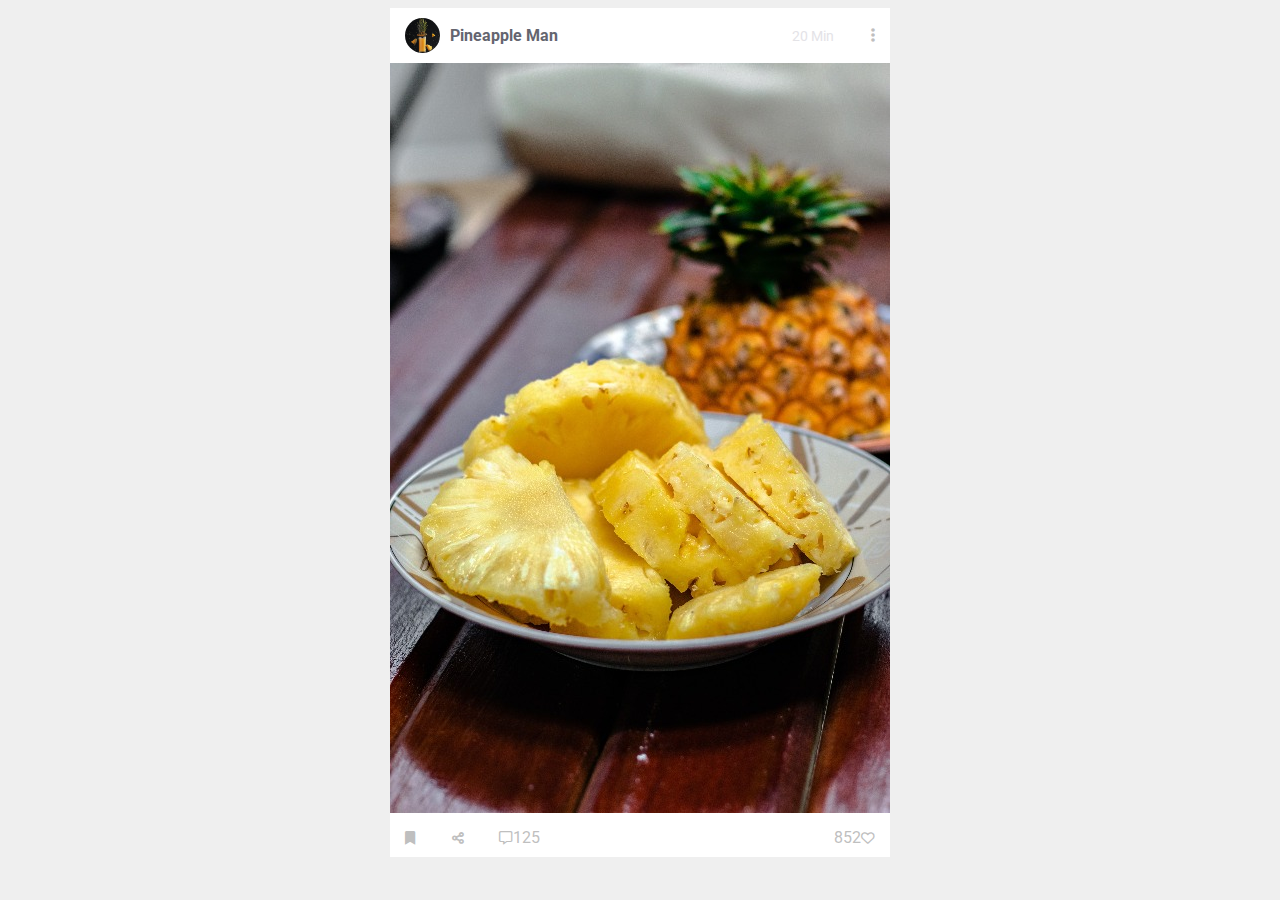
<file: Photo App/index.html>
<!DOCTYPE html>
<html lang="en">
<head>
    <meta charset="UTF-8">
    <meta http-equiv="X-UA-Compatible" content="IE=edge">
    <meta name="viewport" content="width=device-width, initial-scale=1.0">
    <title>Photo App</title>
    <link rel="stylesheet" href="styles/style.css">
    <link rel="stylesheet" href="https://cdnjs.cloudflare.com/ajax/libs/font-awesome/6.0.0/css/all.min.css">
    <link rel="preconnect" href="https://fonts.googleapis.com">
    <link rel="preconnect" href="https://fonts.gstatic.com" crossorigin>
    <link href="https://fonts.googleapis.com/css2?family=Roboto:wght@400;700&display=swap" rel="stylesheet">
</head>
<body>
    <section class="photocard">
        <header>
            <img src="images/pineapple.jpg" alt="Pineapple Man">
            <p class="user">Pineapple Man</p>
            <p class="time">20 Min</p>
            <a class="menu" href="#"><i class="fa-solid fa-ellipsis-vertical"></i></a>
        </header>
        <img src="images/pineapple-slices.jpg" alt="Pineapple man is dead">
        <footer>
            <a href="#"><i class="fa-solid fa-bookmark"></i></a>
            <a href="#"><i class="fa-solid fa-share-nodes"></i></a>
            <a href="#"><i class="fa-regular fa-message"></i>125</a>
            <a class="love" href="#">852<i class="fa-regular fa-heart"></i></a>
        </footer>

    </section>
</body>
</html>
</file>
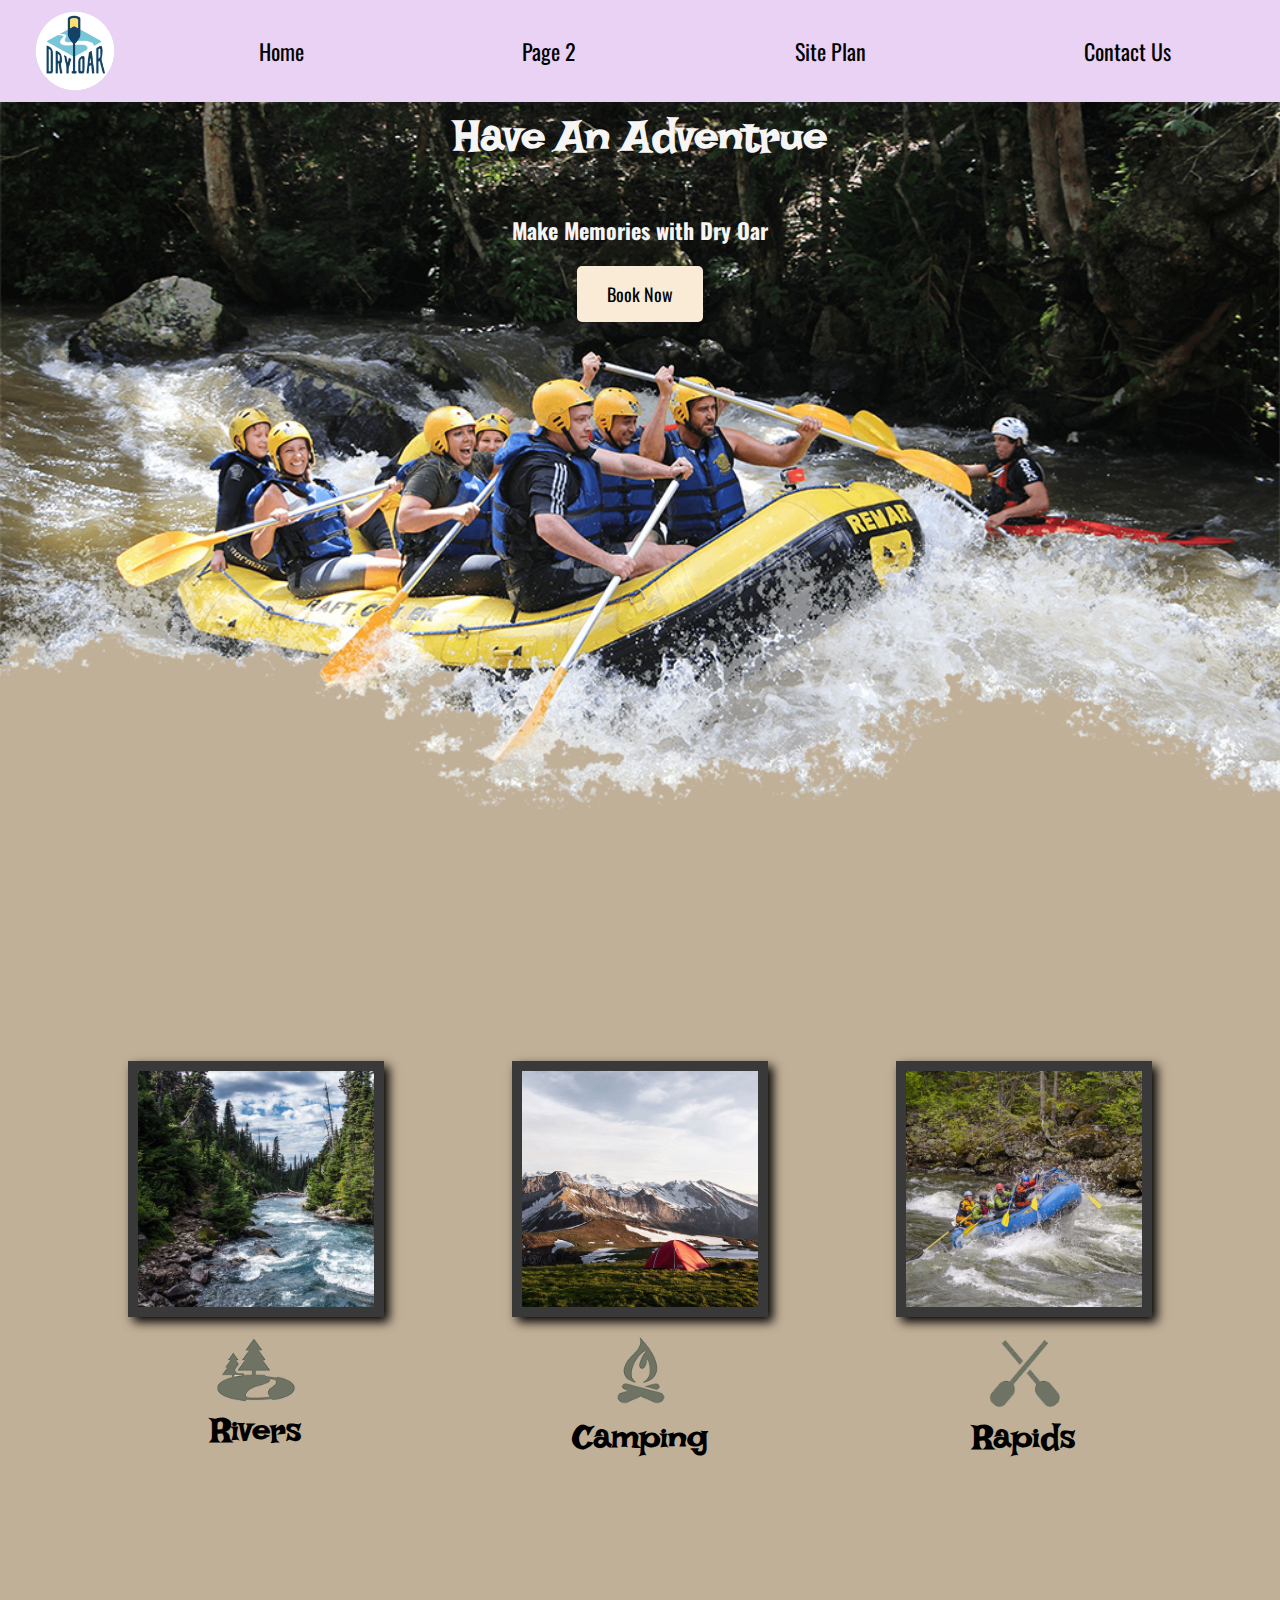
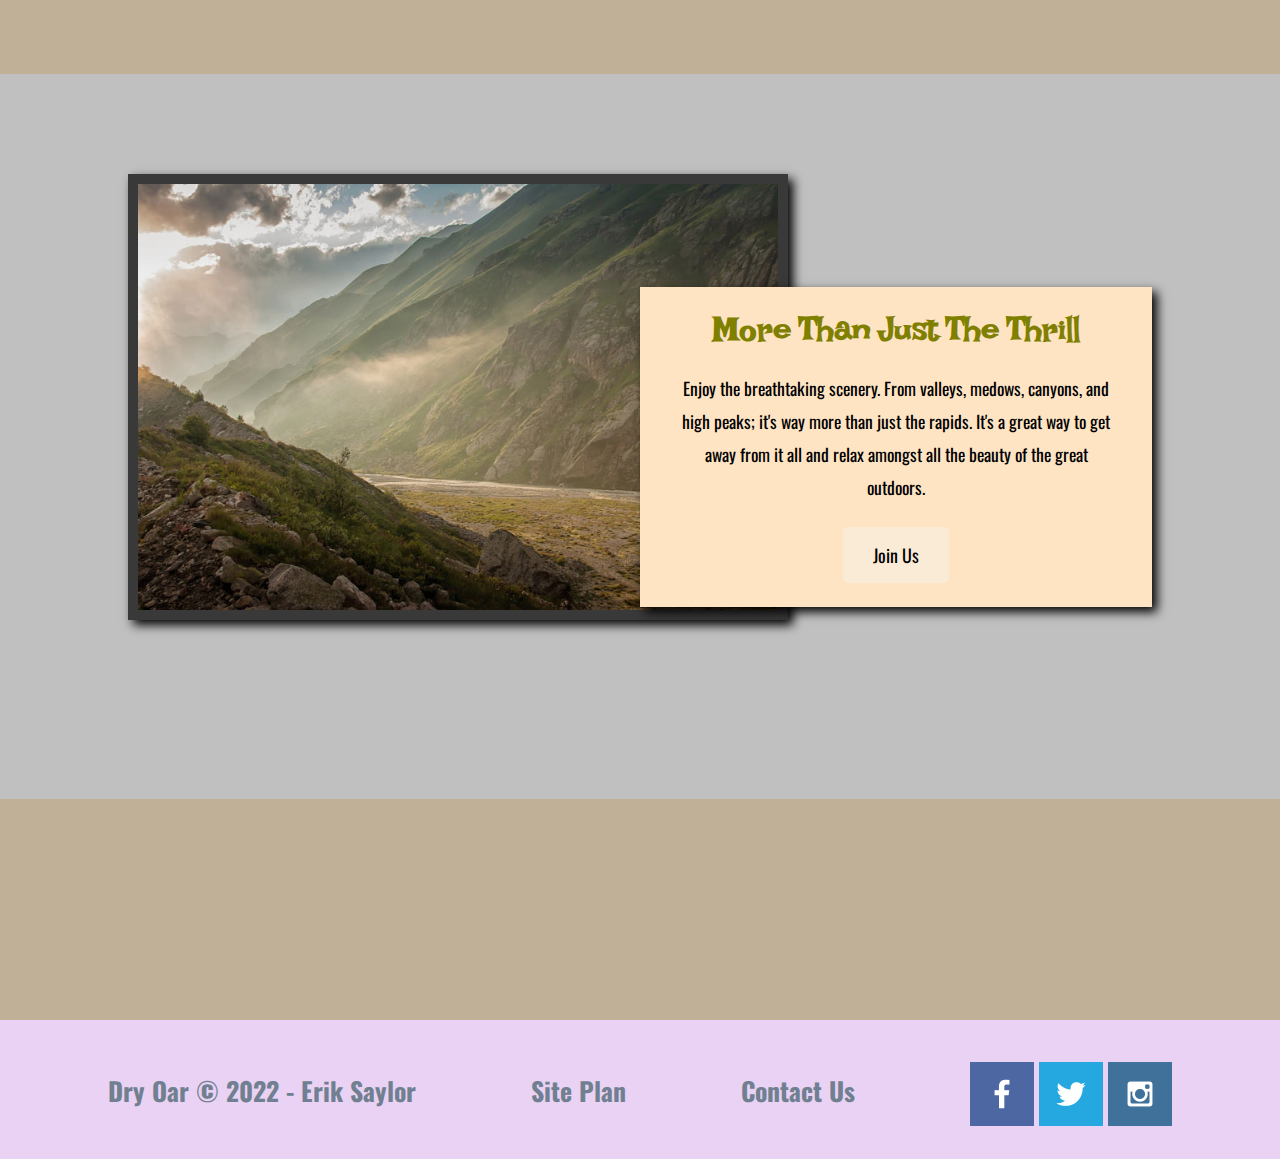
<file: WWR/index.html>
<!DOCTYPE html>
<html lang="en">
<head>
    <meta charset="UTF-8">
    <meta http-equiv="X-UA-Compatible" content="IE=edge">
    <meta name="viewport" content="width=device-width, initial-scale=1.0">
    <title>Home</title>
    <link rel="stylesheet" href="styles/style.css">
</head>
<body>
    <div id="content">
        <header>
            <a id="logo_link" href="index.html">
                <img class="logo" src="images/logo.png" alt="Dry Oar Logo">
            </a>
            <nav>
                <a href="index.html">Home</a>
                <a href="rivers.html">Page 2</a>
                <a href="site-planning-wwr.html">Site Plan</a>
                <a href="contactus.html">Contact Us</a>
            </nav>
        </header>
        <div id="hero">
            <div id="hero-box">
                <img id="hero-img" src="images/hero.png" alt="People enjoying white water rafting">
            </div>
            <section id="hero-msg">
                <h1 class="home-title">Have An Adventrue</h1>
                <h4 class="memories">Make Memories with Dry Oar</h4>
                <div class='button-box'>
                    <a class='book' href="rates.html">Book Now</a>
                </div>
            </section>   
        </div>
        <main class="home-grid">
            <section class="rivers-card">
                <img class="card-img" src="images/rivers.jpg" alt="river in forest">
                <img class="icon" src="images/river_icon.png" alt="river icon">
                <h2 class="titles">Rivers</h2>
            </section>
            <section class="camping-card">
                <img class="card-img" src="images/camping.jpg" alt="tent in mountains">
                <img class="icon" src="images/fire_icon.png" alt="fire icon">
                <h2 class="titles">Camping</h2>
            </section>
            <section class="rapids-card">
                <img class="card-img" src="images/rapids.jpg" alt="rafting boat">
                <img class="icon" src="images/oars.png" alt="oars icon">
                <h2 class="titles">Rapids</h2>
            </section>
            <div id="background"></div>
            <img class="mountains" src="images/mountains.jpg" alt="Misty moutnains">
            <section class="msg">
                <h2>More Than Just The Thrill</h2>
                <p>Enjoy the breathtaking scenery. From valleys, medows, canyons, and high peaks; it's way more than just the rapids. 
                    It's a great way to get away from it all and relax amongst all the beauty of the great outdoors. </p>
                <a class='join' href="rivers.html">Join Us</a>
            </section>
        </main>
        <footer>
            <h3>Dry Oar &copy; 2022 - Erik Saylor</h3>
            <h3><a href="site-planning-wwr.html">Site Plan</a></h3>
            <h3><a href="contactus.html">Contact Us</a></h3>
            <div class="social">
                <a href="https://facebook.com" target="_blank">
                    <img src="images/facebook.png" alt="fb icon">
                </a>
                <a href="https//twitter.com" target="_blank">
                    <img src="images/twitter.png" alt="twitter icon">
                </a>
                <a href="https://instagram.com" target="_blank">
                    <img src="images/instagram.png" alt="instagram icon">
                </a>
            </div>
        </footer>
    </div>
</body>
</html>
</file>
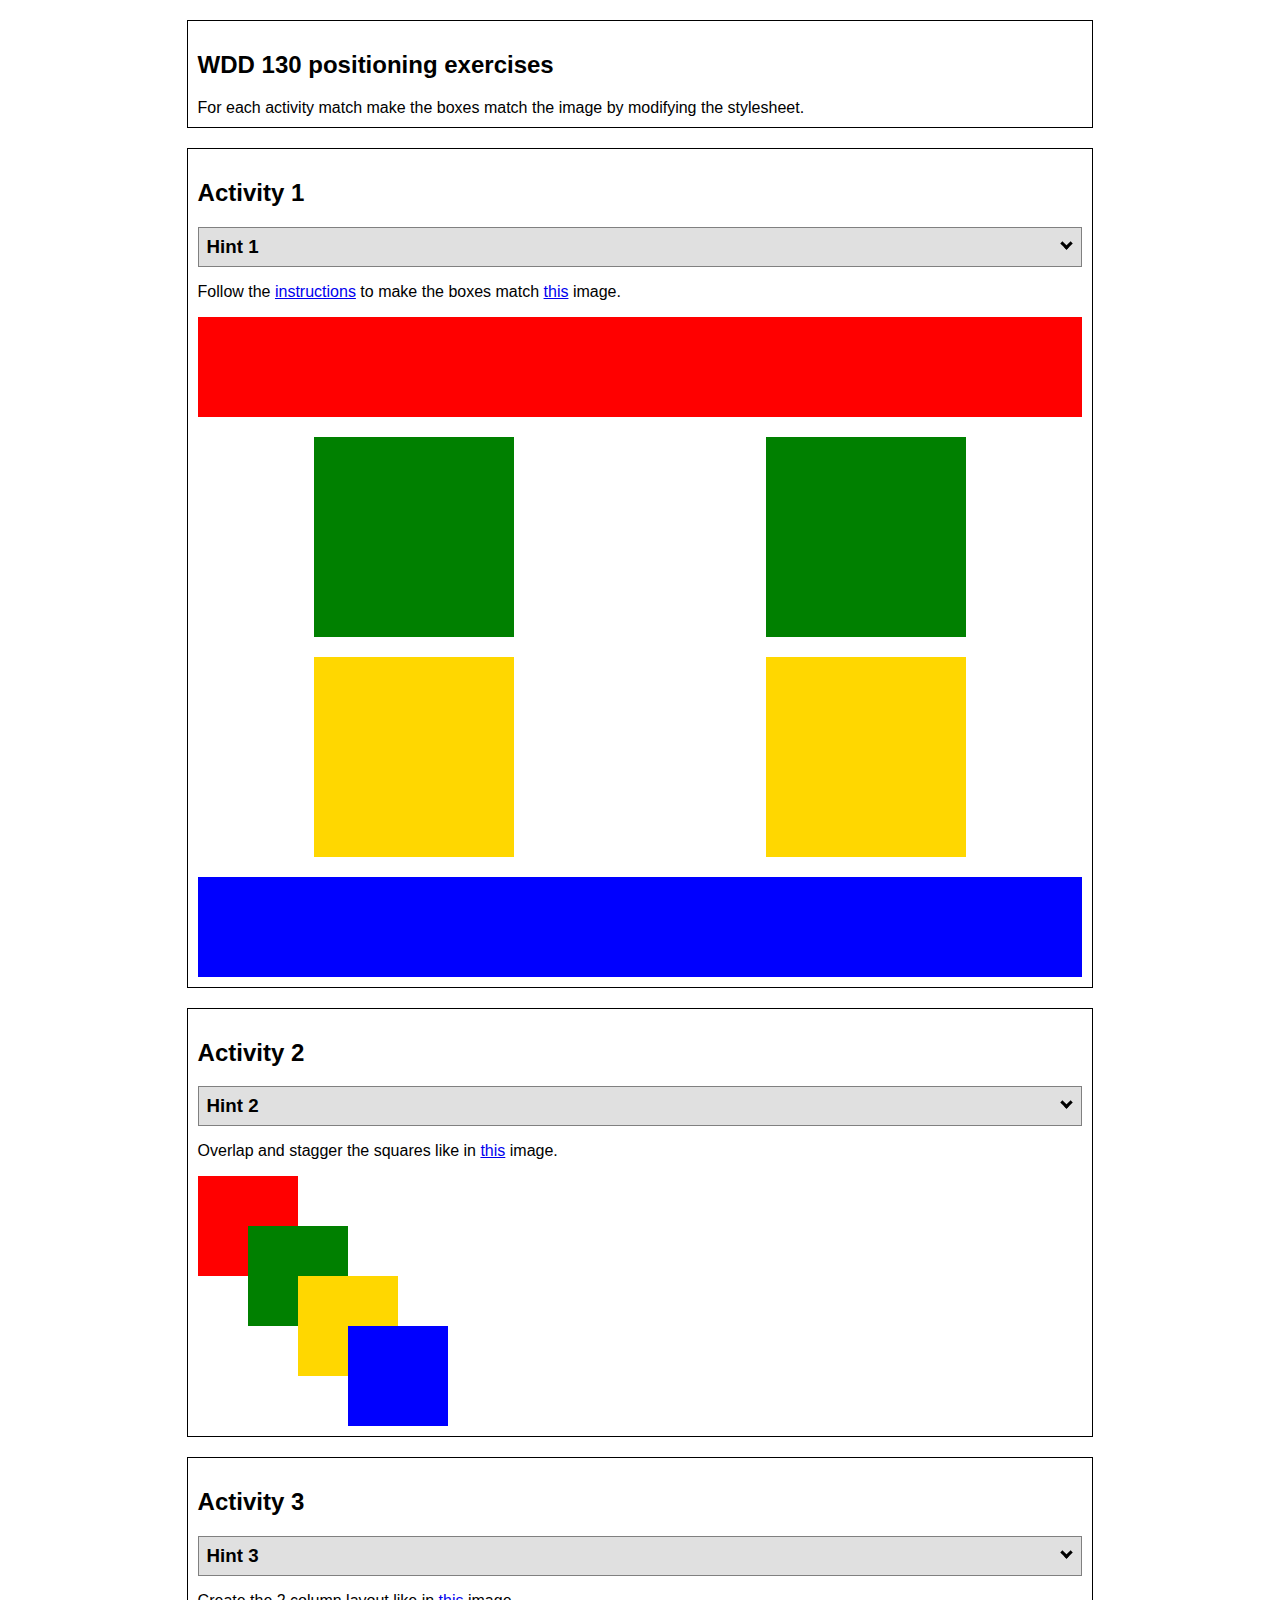
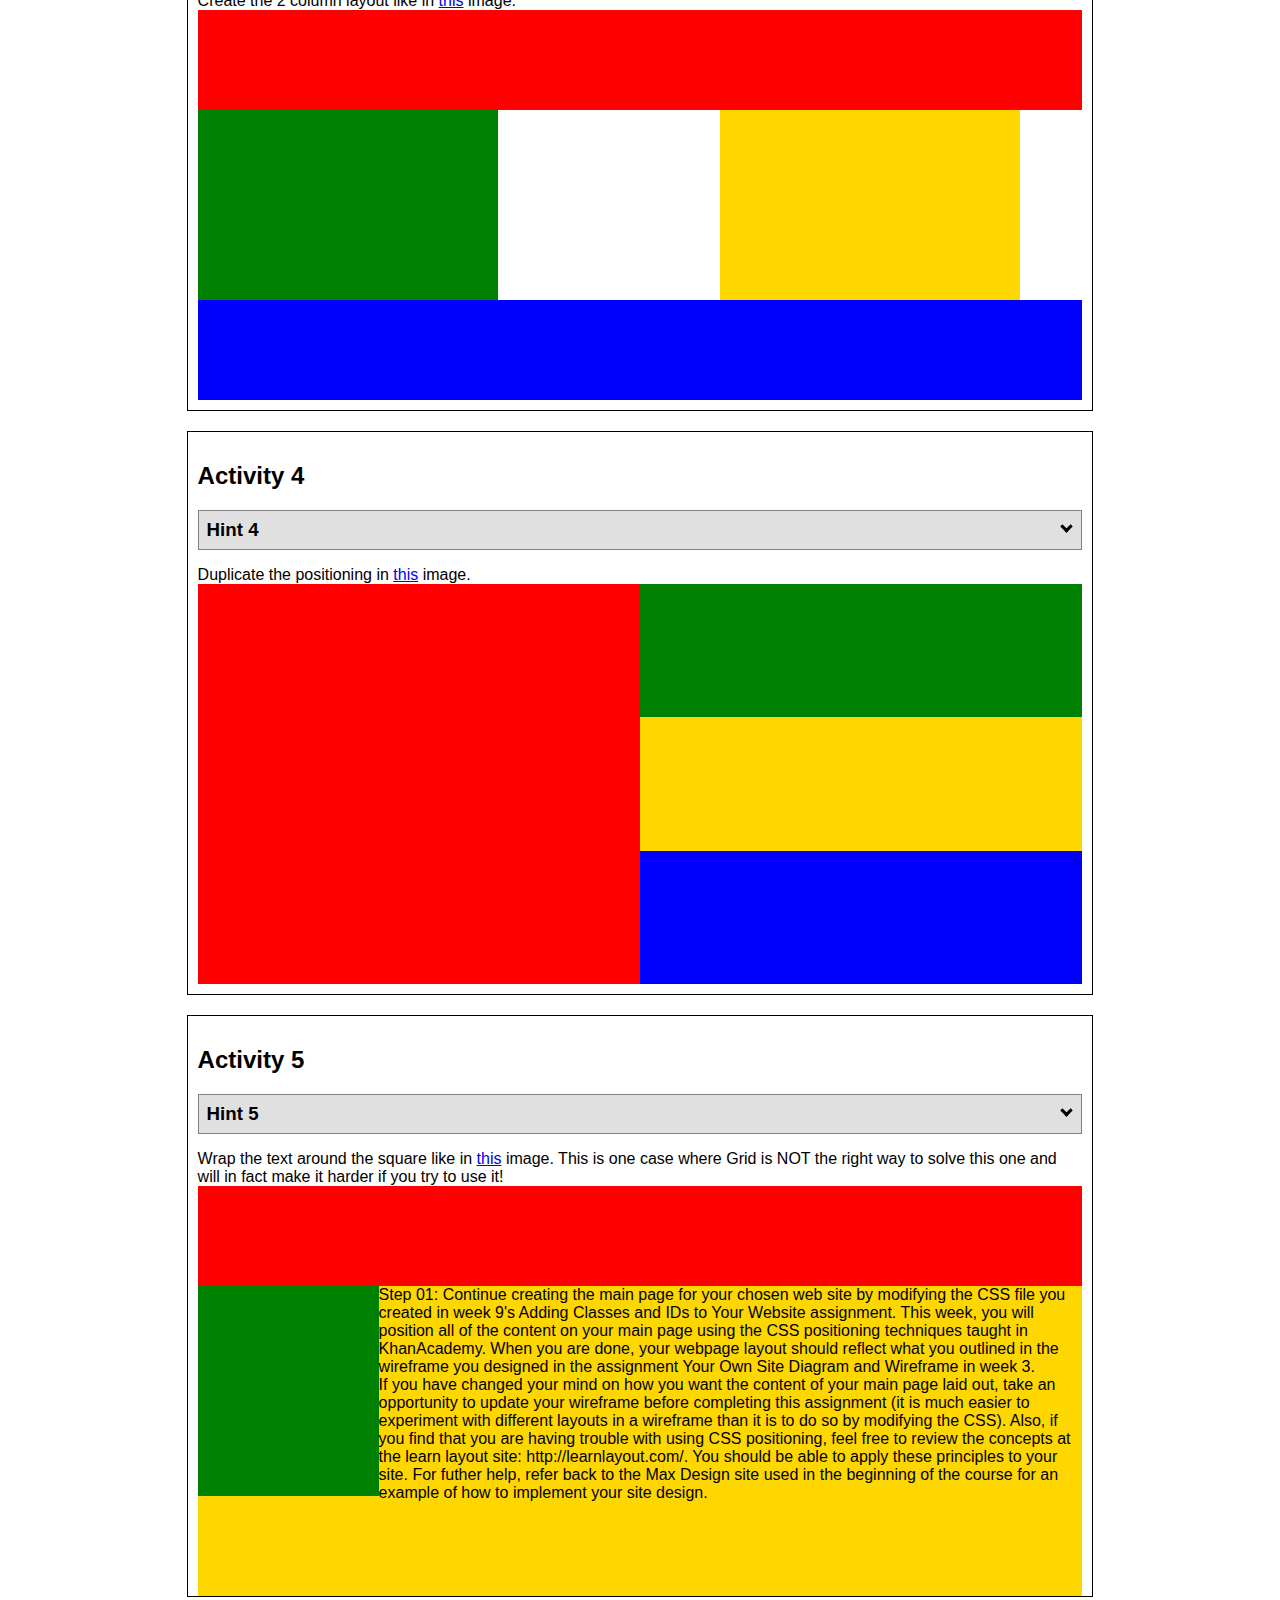
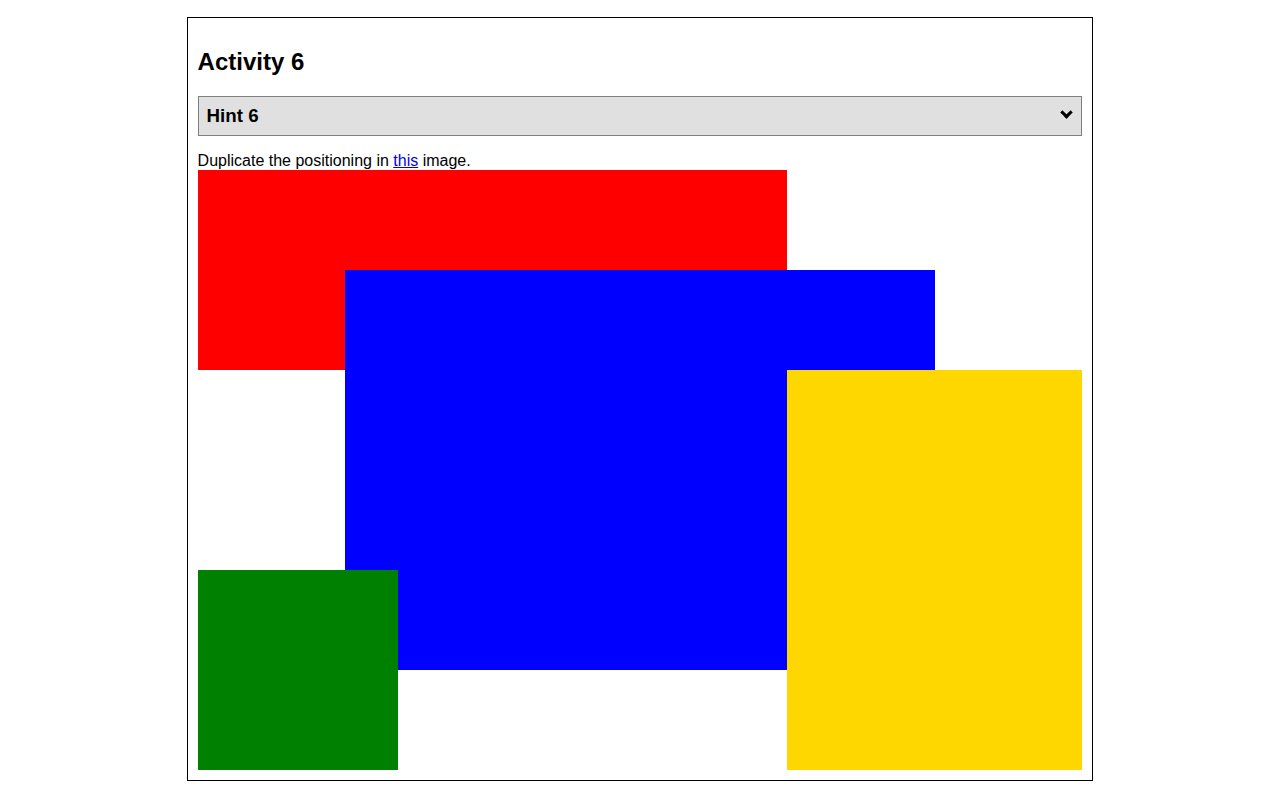
<file: Positioning/positioning.html>
<!DOCTYPE html>
<html lang="en">
  <head>
    <!-- HTML - Name: positioning.html -->
    <title>Positioning Activity</title>
    <link rel="stylesheet" type="text/css" href="positionstyles.css" />
  </head>
  <body>
    <div class="activity">
      <h2>WDD 130 positioning exercises</h2>
      For each activity match make the boxes match the image by modifying the stylesheet.</div>
    <div class="activity">
      <h2>Activity 1</h2>
      <section class="hint"><input type="checkbox" ><i></i> <h3>Hint 1</h3><div><p>Check out the <a href="https://byui-wdd.github.io/wdd130/activities/w06-css-positioning.html" target="_blank">activity instructions</a> in Ilearn!</p></div></section>
      <p>Follow the <a href="https://byui-wdd.github.io/wdd130/activities/w06-css-positioning.html" target="_blank">instructions</a> to make the boxes match  <a href="https://byui-wdd.github.io/wdd130/images/example1.png" target="_blank">this</a> image.</p>
      <div class="content1" >
        <div class="red1" ></div>
        <div class="green1" ></div>
        <div class="green1" ></div>
        <div class="yellow1"></div>
        <div class="yellow1"></div>
        <div class="blue1"></div>
      </div>
    </div>
    <div class="activity">
      <h2>Activity 2</h2>
      <section class="hint"><input type="checkbox" > <h3>Hint 2</h3><i></i><div><p>Remember that the best way to shift elements around slightly on the page is with Margins.  You could also use Grid.  Either would work for this. If you choose margin, you can use a <em>negative</em> margin. (ie margin-top: -20px;)</p><h4>Properties used:</h4><ul><li>margin-top, margin-left</li><li>...or...</li><li>grid-template-columns: 50px 50px 50px 50px 50px </li></ul></div></section>
      <p>Overlap and stagger the squares like in <a href="https://byui-wdd.github.io/wdd130/images/example2.png" target="_blank">this</a> image.</p>
      <div class="content2" >
        <div class="red2" ></div>
        <div class="green2" ></div>
        <div class="yellow2"></div>
        <div class="blue2"></div>
      </div>
    </div>
    <div class="activity">
      <h2>Activity 3</h2>
      <section class="hint"><input type="checkbox" > <h3>Hint 3</h3><i></i><div><p>This one is going to be best solved with CSS Grid. Remember to make the boxes the right width first...then start moving them around. </p><h4>Properties used:</h4><ul><li>display:grid;</li><li>grid-template-columns:</li><li>grid-column-gap:</li>
        <li>grid-column:</li>  </ul></div></section>
      Create the 2 column layout like in <a href="https://byui-wdd.github.io/wdd130/images/example3.png" target="_blank">this</a>  image.
      <div class="content3" >
        <div class="red3" ></div>
        <div class="green3" ></div>
        <div class="yellow3"></div>
        <div class="blue3"></div>
      </div>
    </div>
    <div class="activity">
      <h2>Activity 4</h2>
      <section class="hint"><input type="checkbox" > <h3>Hint 4</h3><i></i><div><p>For the others we have been primarily concerned with width. For this one you will need to adjust height as well. </p><h4>Properties used:</h4><ul><li>display:grid;</li><li>grid-template-columns:</li><li>grid-row:</li></ul></div></section>
      Duplicate the positioning in <a href="https://byui-wdd.github.io/wdd130/images/example4.png" target="_blank">this</a> image. 
      <div class="content4" >
        <div class="red4" ></div>
        <div class="green4" ></div>
        <div class="yellow4"></div>
        <div class="blue4"></div>
      </div>
    </div>

    <div class="activity">
      <h2>Activity 5</h2>
      <section class="hint"><input type="checkbox" > <h3>Hint 5</h3><i></i><div><p>Grid is <strong>not</strong> the right way to do this.  In fact there is only one way to really do that...and that is with float. Remember that we float the thing we want the text to wrap around.  Also remember to start by making all the shapes the right size and shape.</p><h4>Properties used:</h4><ul><li>float: left;</li></ul></div></section>
      Wrap the text around the square like in <a href="https://byui-wdd.github.io/wdd130/images/example5.png" target="_blank">this</a> image. This is one case where Grid is NOT the right way to solve this one and will in fact make it harder if you try to use it!
      <div class="content5" >
        <div class="red5" ></div>
        <div class="green5" ></div>
        <div class="yellow5">Step 01: Continue creating the main page for your chosen web site by modifying the CSS file you created in week 9's Adding Classes and IDs to Your Website assignment. This week, you will position all of the content on your main page using the CSS positioning techniques taught in KhanAcademy. When you are done, your webpage layout should reflect what you outlined in the wireframe you designed in the assignment Your Own Site Diagram and Wireframe in week 3. <br />
          If you have changed your mind on how you want the content of your main page laid out, take an opportunity to update your wireframe before completing this assignment (it is much easier to experiment with different layouts in a wireframe than it is to do so by modifying the CSS). Also, if you find that you are having trouble with using CSS positioning, feel free to review the concepts at the learn layout site: http://learnlayout.com/. You should be able to apply these principles to your site. For futher help, refer back to the Max Design site used in the beginning of the course for an example of how to implement your site design.</div>
        <div class="blue5"></div>
      </div>
    </div>
    <div class="activity">
      <h2>Activity 6</h2>
      <section class="hint"><input type="checkbox" > <h3>Hint 6</h3><i></i><div><p>This one is all about visualizing the grid behind the layout. If you are having a hard time doing that first: all the sizes are even multiples of 100, and second here is another example with the lines drawn: <a href="https://byui-wdd.github.io/wdd130/images/example6-hint.png" target="_blank">example 6 with lines</a>. For this one you will find it easiest if you use px for the column width. You can also use <kbd>z-index</kbd> to control the element layering.    </p><h4>Properties used:</h4><ul><li>display:grid;</li><li>grid-template-columns:</li><li>grid-column:</li><li>grid-row:</li><li><a href="https://www.w3schools.com/cssref/pr_pos_z-index.asp" target="_blank">z-index:</a></li></ul></div></section>
      Duplicate the positioning in <a href="https://byui-wdd.github.io/wdd130/images/example6.png" target="_blank">this</a> image.
      <div class="content6" >
        <div class="red6" ></div>
        <div class="green6" ></div>
        <div class="yellow6"></div>
        <div class="blue6"></div>
      </div>
    </div>
  </body>
</html>
</file>
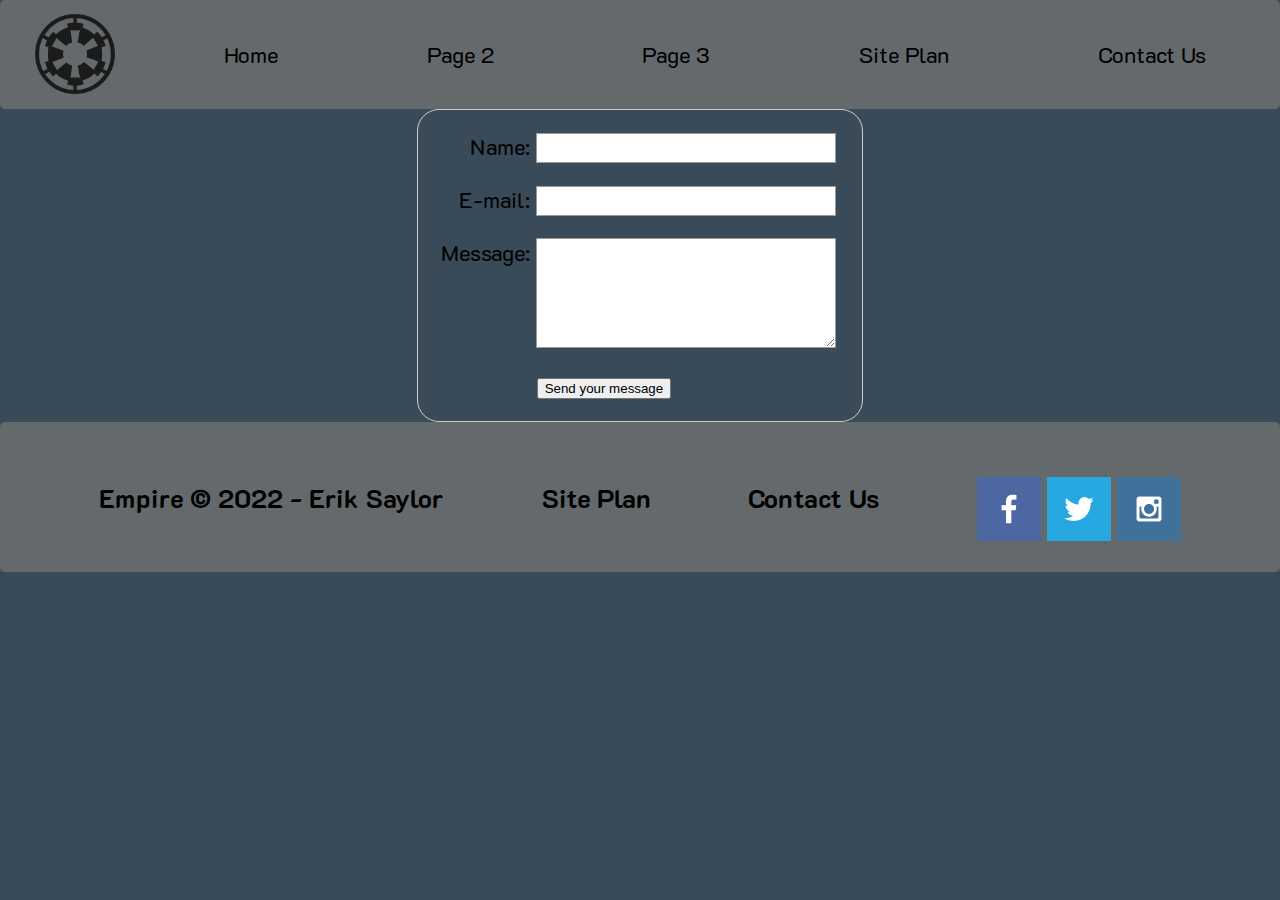
<file: Star Wars Website/contact-us.html>
<!DOCTYPE html>
<html lang="en">
<head>
    <meta charset="UTF-8">
    <meta http-equiv="X-UA-Compatible" content="IE=edge">
    <meta name="viewport" content="width=device-width, initial-scale=1.0">
    <title>Contact Us</title>
    <link rel="stylesheet" href="styles/styles.css">
    <style>
    form {
        /* Center the form on the page */
        margin: 0 auto;
        width: 400px;
        /* Form outline */
        padding: 1em;
        border: 1px solid #CCC;
        border-radius: 1em;
    }

    ul {
        list-style: none;
        padding: 0;
        margin: 0;
    }

    form li + li {
        margin-top: 1em;
    }

    label {
        /* Uniform size & alignment */
        display: inline-block;
        width: 90px;
        text-align: right;
    }

    input,
    textarea {
        /* To make sure that all text fields have the same font
        settings
            By default, text areas have a monospace font */
        font: 1em sans-serif;

        /* Uniform text field size */
        width: 300px;
        box-sizing: border-box;

        /* Match form field borders */
        border: 1px solid #999;
    }

    input:focus,
    textarea:focus {
        /* Additional hightlight for focused elements */
        border-color: #000;
    }

    textarea {
        /* Align multiline text fields with their labels */
        vertical-align: top;

        /* Privide space to type some text */
        height: 5em;
    }

    .button {
        /* Align buttons with the text fields */
        padding-left: 90px; /* same size as the label elements */
    }

    button {
        /* This extra margin represent roughly the same space as the
        space
            between the labels and their text fields */
        margin-left: .5em;
    }

    #feedback {
        background-color: antiquewhite;
        position: absolute;
        top: 0;
        left: 0;
        right: 0;
        padding: .5em;
        /* make this element invisible until we are ready for it */
        display: none;
    }

    .moveDown {
        margin-top: 3em;
    }
    </style>
</head>
<body>
    <div id="content">
        <header>
            <a id="logo_link" href="index.html">
                <img class="logo" src="images/logo.jpg" alt="Empire Logo">
            </a>
            <nav>
                <a href="index.html">Home</a>
                <a href="page-2.html">Page 2</a>
                <a href="page-3.html">Page 3</a>
                <a href="site-plan.html">Site Plan</a>
                <a href="contact-us.html">Contact Us</a>
            </nav>
        </header>
        <main>
            <div id="feedback"></div>
            <form action="/my-heandling-form-page" method="post">
                <ul>
                    <li>
                        <label for="name">Name:</label>
                        <input type="text" id="name" name="user_name">
                    </li>
                    <li>
                        <label for="mail">E-mail:</label>
                        <input type="email" id="mail" name="user_email">
                    </li>
                    <li>
                        <label for="msg">Message:</label>
                        <textarea id="msg" name="user_message"></textarea>
                    </li>
                    <li class="button">
                        <button type="submit">Send your message</button>
                    </li>
                </ul>
            </form>
        </main>
        <footer>
            <h3>Empire &copy; 2022 - Erik Saylor</h3>
            <h3><a href="site-plan.html">Site Plan</a></h3>
            <h3><a href="contact-us.html">Contact Us</a></h3>
            <div class="social">
                <a href="https://facebook.com" target="_blank">
                    <img class="social" src="images/facebook.png" alt="fb icon">
                </a>
                <a href="https//twitter.com" target="_blank">
                    <img class="social" src="images/twitter.png" alt="twitter icon">
                </a>
                <a href="https://instagram.com" target="_blank">
                    <img class="social" src="images/instagram.png" alt="instagram icon">
                </a>
            </div>
        </footer>
    </div>
<script>
     // get the feedback div element so we can do something with it.
     const feedbackElement = document.getElementById('feedback');
    // get the form so we can read what was entered in it.
    const formElement = document.forms[0];
    // add a 'listener' to wait for a submission of our form. When that happens run the code below.
    formElement.addEventListener('submit', function(e) {
        // stop the form from doing the default action.
        e.preventDefault();
        // set the contents of our feedback element to a message letting the user know the form was submitted successfully. Notice that we pull the name that was entered in the form to personalize the message!
        feedbackElement.innerHTML = 'Hello '+ formElement.user_name.value +'! Thank you for your message. We will com you with further instructions. Long live the Empire!';
        // make the feedback element visible.
        feedbackElement.style.display = "block";
        // add a class to move everything down so our message doesn't cover it.
        document.body.classList.toggle('moveDown');
    });
</script>
</body>
</html>
</file>
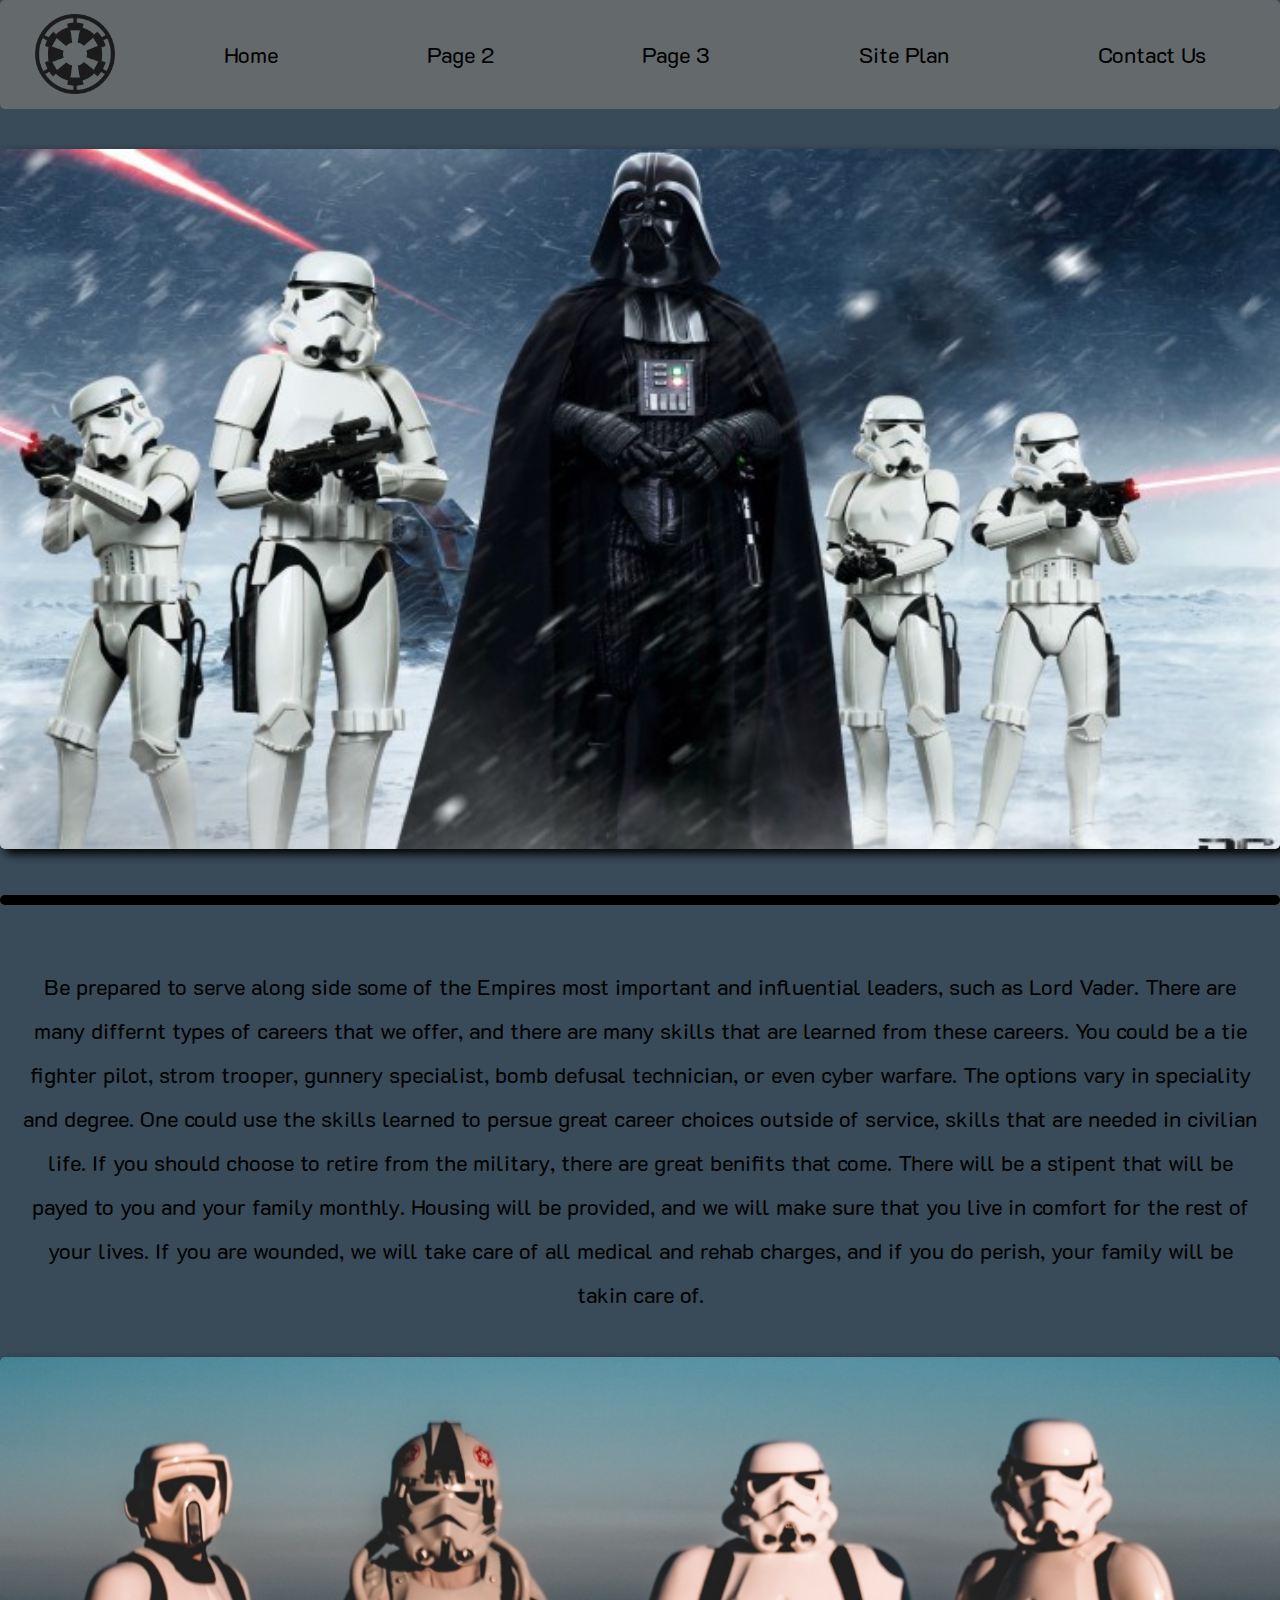
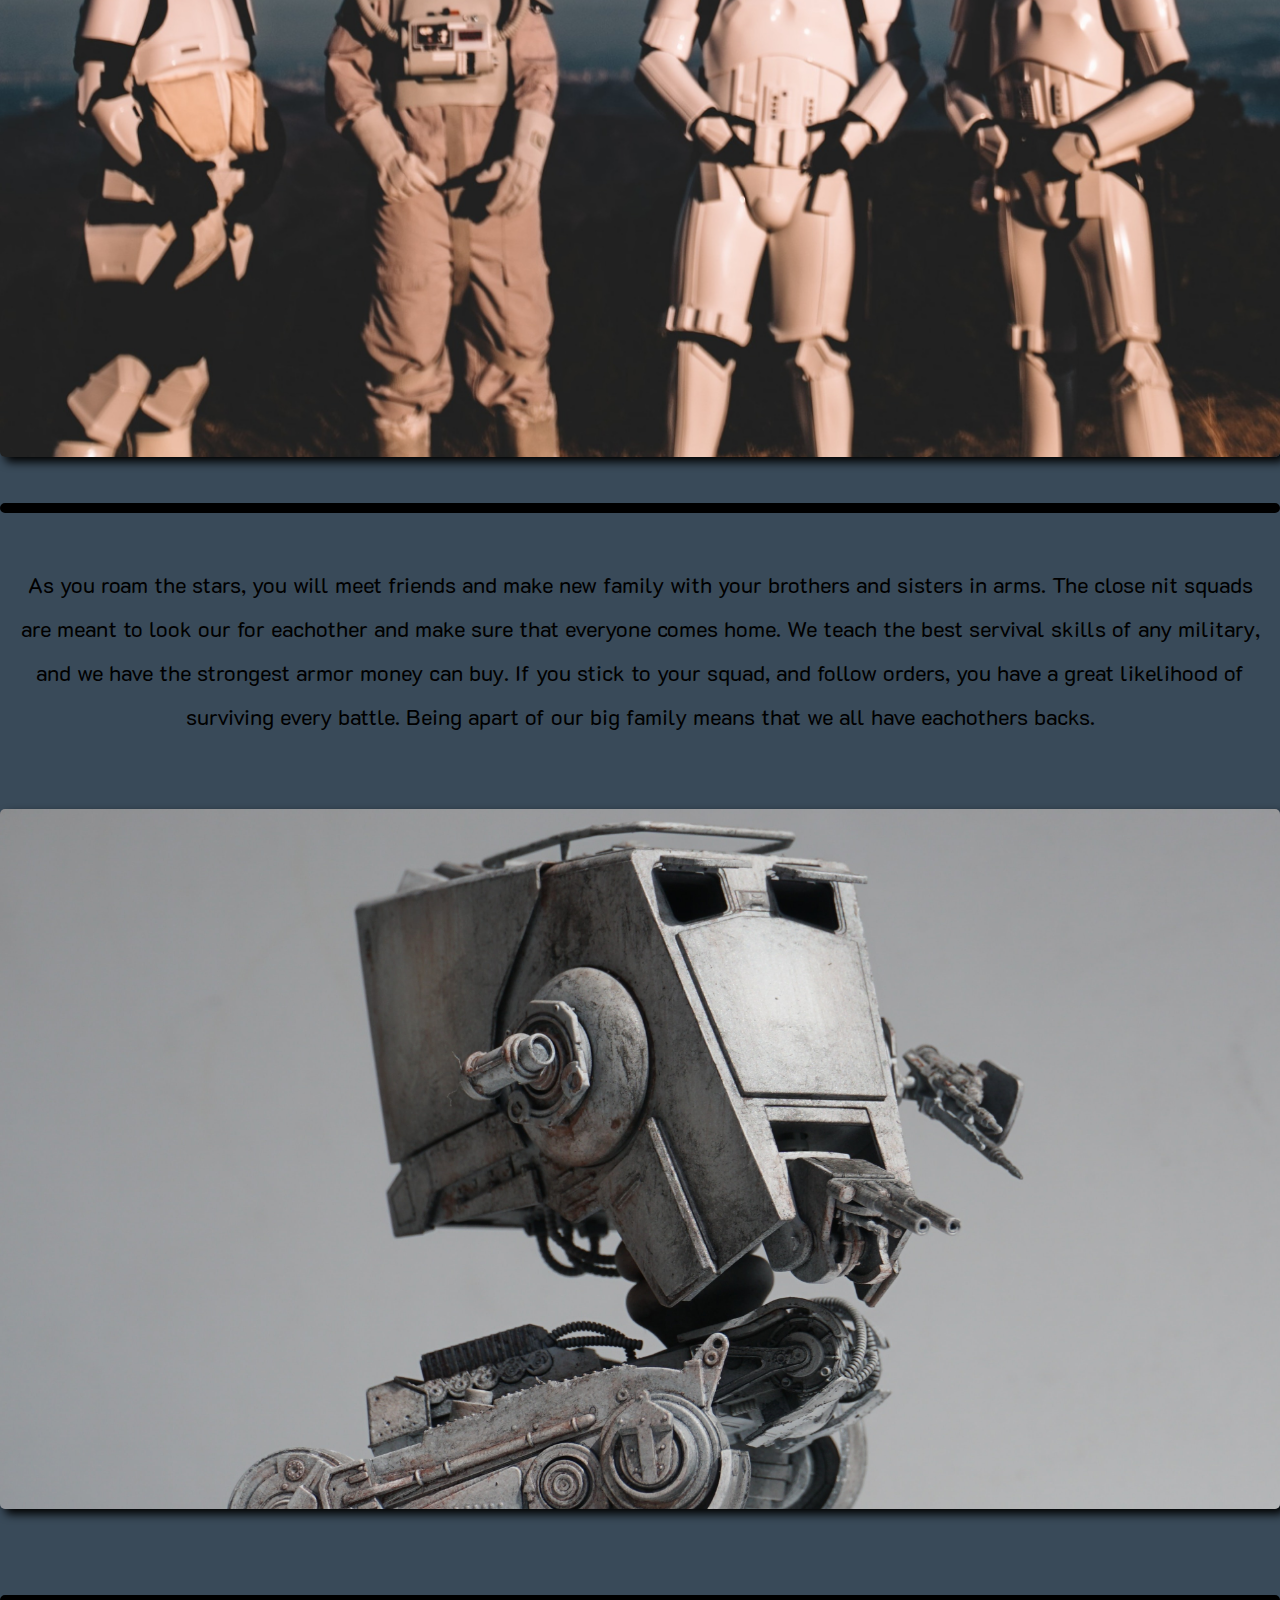
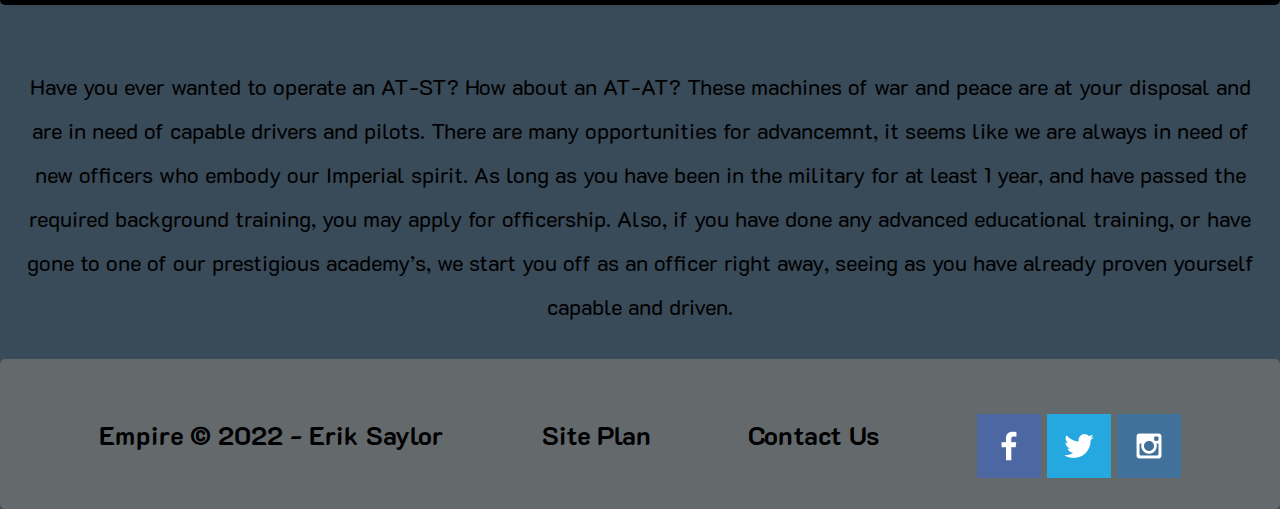
<file: Star Wars Website/page-2.html>
<!DOCTYPE html>
<html lang="en">
<head>
    <meta charset="UTF-8">
    <meta http-equiv="X-UA-Compatible" content="IE=edge">
    <meta name="viewport" content="width=device-width, initial-scale=1.0">
    <title>Page 2</title>
    <link rel="stylesheet" href="styles/styles.css">
</head>
<body>
    <div id="content">
        <header>
            <a id="logo_link" href="index.html">
                <img class="logo" src="images/logo.jpg" alt="Empire Logo">
            </a>
            <nav>
                <a href="index.html">Home</a>
                <a href="page-2.html">Page 2</a>
                <a href="page-3.html">Page 3</a>
                <a href="site-plan.html">Site Plan</a>
                <a href="contact-us.html">Contact Us</a>
            </nav>
        </header>
        <main class="home-grid-2">
            <audio>
                <source src="audio/Imperial-March.mp3"></source>
                 <source src="audio/Imperial-March.ogg"></source>
            </audio>
            <img class="SA-img-v" src="images/Vader-with-Troopers.jpg" alt="Vader with Troopers">
            <div id="background-vader"></div>
            <p class="v-msg">Be prepared to serve along side some of the Empires most important and influential leaders, such as Lord Vader. There are many differnt types of careers that we offer, and there are many skills that are learned from these careers.
                    You could be a tie fighter pilot, strom trooper, gunnery specialist, bomb defusal technician, or even cyber warfare. The options vary in speciality and degree. One could use the skills learned to persue great career choices outside of service,
                    skills that are needed in civilian life. If you should choose to retire from the military, there are great benifits that come. There will be a stipent that will be payed to you and your family monthly. Housing will be provided, and we will make
                    sure that you live in comfort for the rest of your lives. If you are wounded, we will take care of all medical and rehab charges, and if you do perish, your family will be takin care of.
            </p>
            <img class="SA-img-s" src="images/Squad-Goals.jpg" alt="Storm Trooper Squad">
            <div id="background-squad"></div>
            <p class="SA-msg-s">As you roam the stars, you will meet friends and make new family with your brothers and sisters in arms. The close nit squads are meant to look our for eachother and make sure that everyone comes home. We teach the best servival skills
                    of any military, and we have the strongest armor money can buy. If you stick to your squad, and follow orders, you have a great likelihood of surviving every battle.
                    Being apart of our big family means that we all have eachothers backs.
            </p>
            <img class="SA-img-w" src="images/Walker-1.jpg" alt="AT-ST">
            <div id="background-walker"></div>
            <p class="SA-msg-w">Have you ever wanted to operate an AT-ST? How about an AT-AT? These machines of war and peace are at your disposal and are in need of capable drivers and pilots. There are many opportunities for advancemnt, it seems like we are always in
                    need of new officers who embody our Imperial spirit. As long as you have been in the military for at least 1 year, and have passed the required background training, you may apply for officership. Also, if you have done any advanced educational training,
                    or have gone to one of our prestigious academy’s, we start you off as an officer right away, seeing as you have already proven yourself capable and driven.

            </p>
        </main>
        <footer>
            <h3>Empire &copy; 2022 - Erik Saylor</h3>
            <h3><a href="site-plan.html">Site Plan</a></h3>
            <h3><a href="contact-us.html">Contact Us</a></h3>
            <div class="social">
                <a href="https://facebook.com" target="_blank">
                    <img class="social" src="images/facebook.png" alt="fb icon">
                </a>
                <a href="https://twitter.com" target="_blank">
                    <img class="social" src="images/twitter.png" alt="twitter icon">
                </a>
                <a href="https://instagram.com" target="_blank">
                    <img class="social" src="images/instagram.png" alt="instagram icon">
                </a>
            </div>
        </footer>
    </div>
</body>
<script>
var img=document.querySelector(".SA-img-v")
var audio = document.getElementsByTagName("audio")[0];
img.addEventListener("mouseover", function(){audio.play()})
img.addEventListener("mouseout", function(){
    audio.pause()
    audio.currentTime = 0;
})
</script>
</html>
</file>
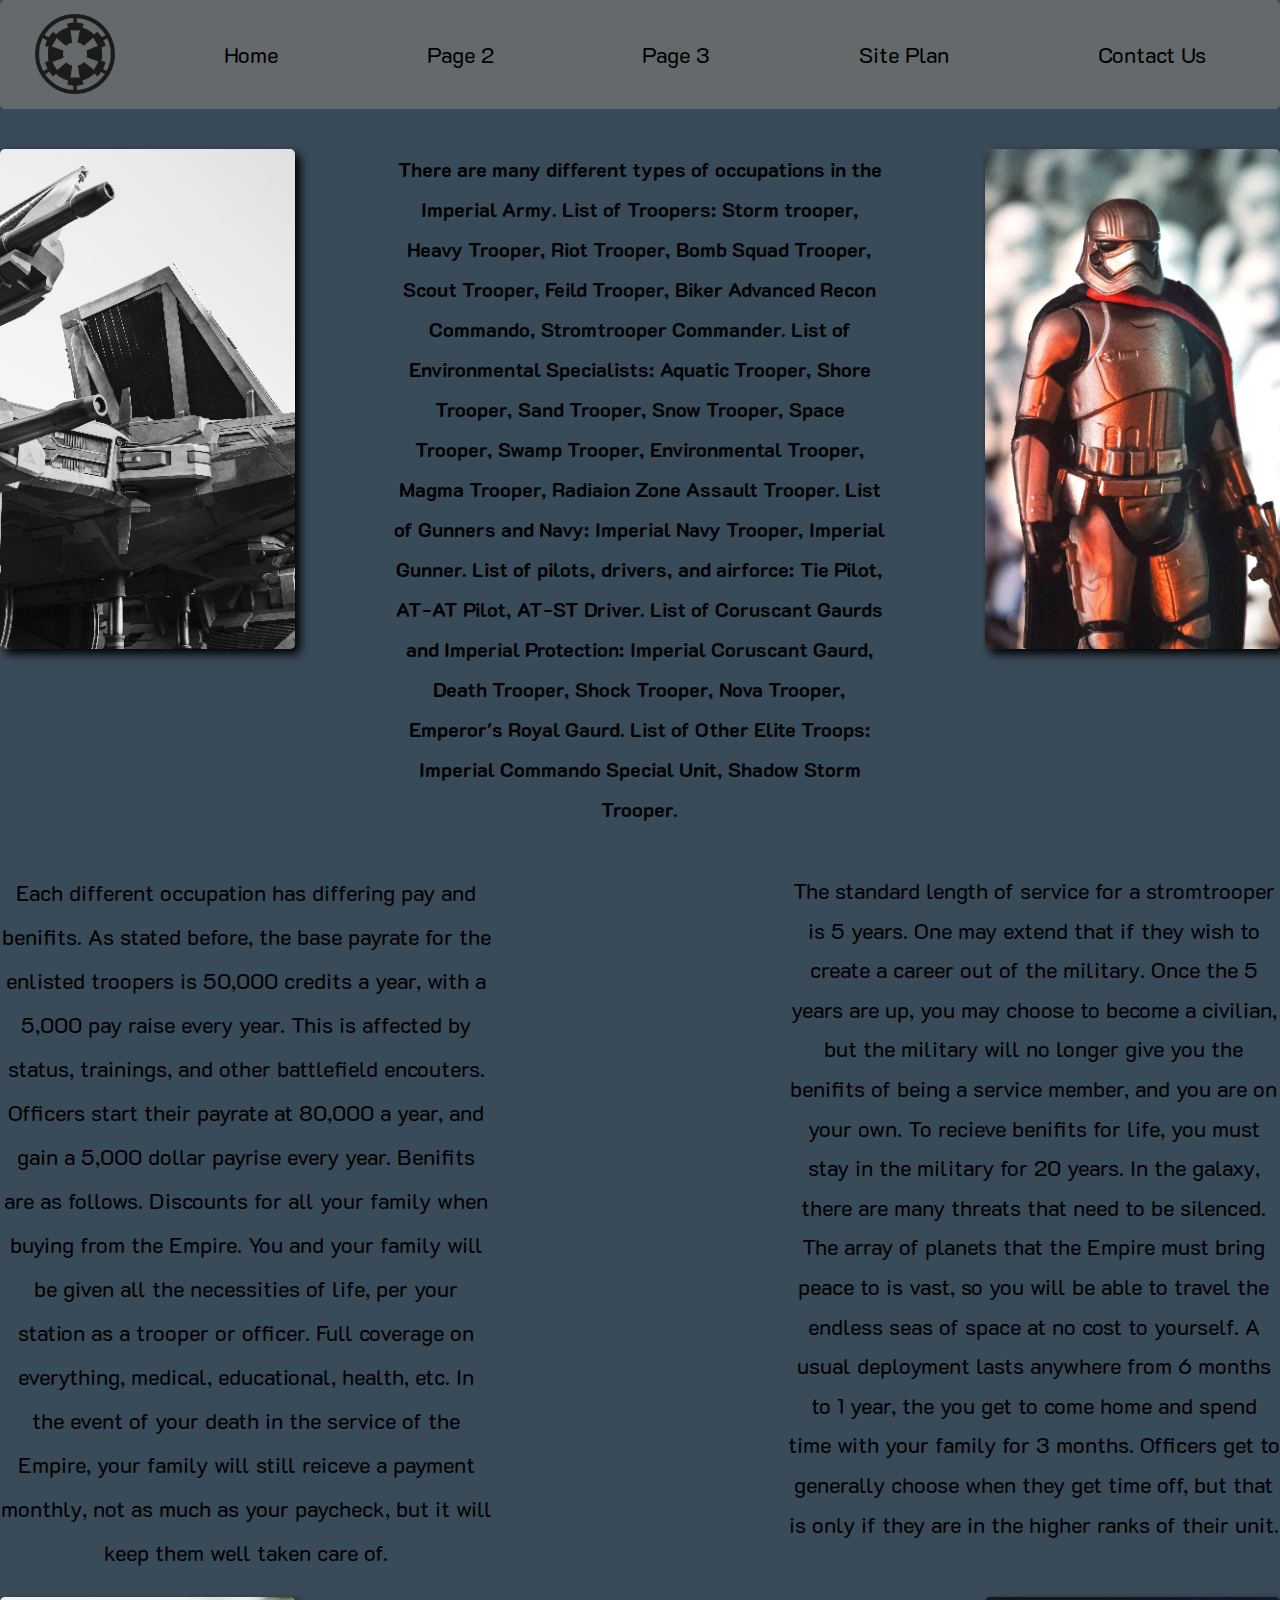
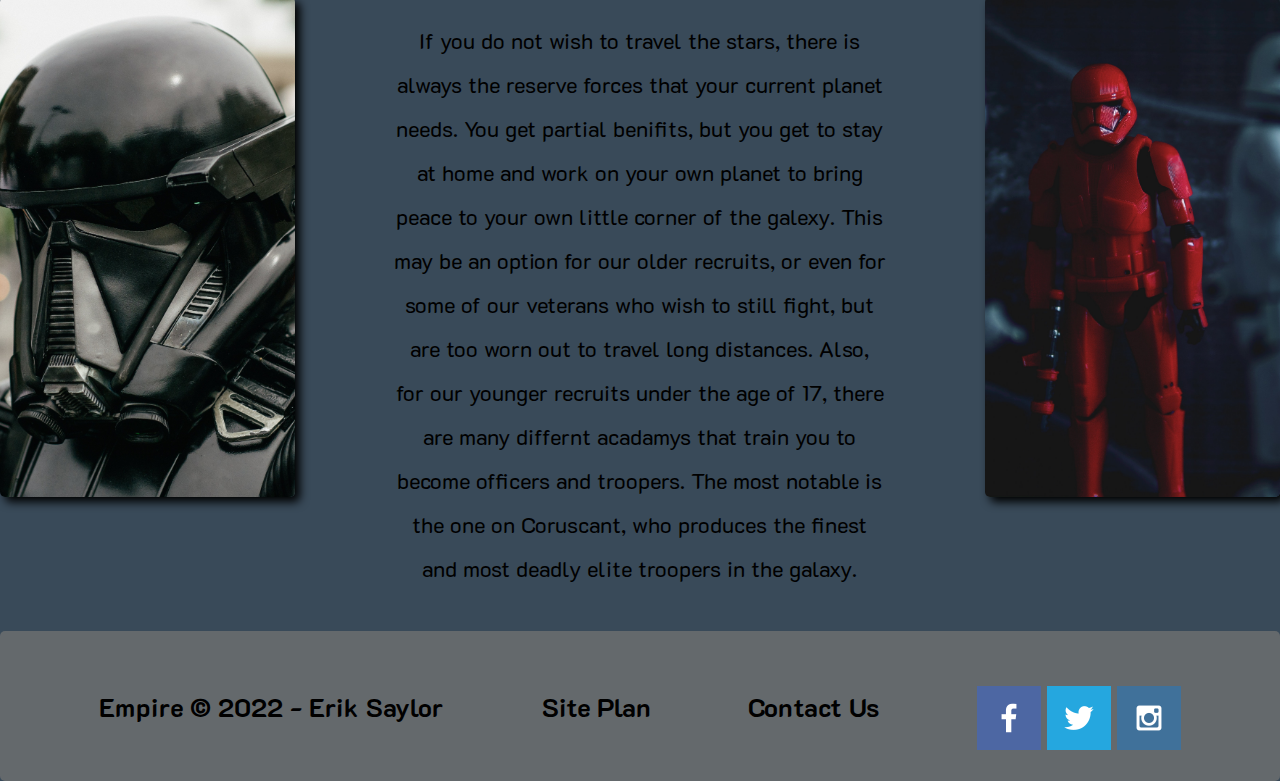
<file: Star Wars Website/page-3.html>
<!DOCTYPE html>
<html lang="en">
<head>
    <meta charset="UTF-8">
    <meta http-equiv="X-UA-Compatible" content="IE=edge">
    <meta name="viewport" content="width=device-width, initial-scale=1.0">
    <title>Page 3</title>
    <link rel="stylesheet" href="styles/styles.css">
</head>
<body>
    <div id="content">
        <header>
            <a id="logo_link" href="index.html">
                <img class="logo" src="images/logo.jpg" alt="Empire Logo">
            </a>
            <nav>
                <a href="index.html">Home</a>
                <a href="page-2.html">Page 2</a>
                <a href="page-3.html">Page 3</a>
                <a href="site-plan.html">Site Plan</a>
                <a href="contact-us.html">Contact Us</a>
            </nav>
        </header>
        <main class="home-grid-3">
            <img class="SA-img-t" src="images/Tie-1-1.jpg" alt="Tie Figther">
            <img class="SA-img-c" src="images/Captian-with-Troopers-1.jpg" alt="Captain with Troopers">
            <p class="tc-msg-1">There are many different types of occupations in the Imperial Army. List of Troopers: Storm trooper, Heavy Trooper, Riot Trooper, Bomb Squad Trooper, Scout Trooper, Feild Trooper,
                Biker Advanced Recon Commando, Stromtrooper Commander. List of Environmental Specialists: Aquatic Trooper, Shore Trooper, Sand Trooper, Snow Trooper, Space Trooper, Swamp Trooper, Environmental Trooper, Magma Trooper,
                Radiaion Zone Assault Trooper. List of Gunners and Navy: Imperial Navy Trooper, Imperial Gunner. List of pilots, drivers, and airforce: Tie Pilot, AT-AT Pilot, AT-ST Driver.
                List of Coruscant Gaurds and Imperial Protection: Imperial Coruscant Gaurd, Death Trooper, Shock Trooper, Nova Trooper, Emperor's Royal Gaurd. List of Other Elite Troops: Imperial Commando Special Unit, Shadow Storm Trooper.
            </p>
            <p class="p-2-msg-1">Each different occupation has differing pay and benifits. As stated before, the base payrate for the enlisted troopers is 50,000 credits a year, with a 5,000 pay raise every year. This is affected by
                status, trainings, and other battlefield encouters. Officers start their payrate at 80,000 a year, and gain a 5,000 dollar payrise every year. Benifits are as follows. Discounts for all your family when buying from the Empire.
                You and your family will be given all the necessities of life, per your station as a trooper or officer. Full coverage on everything, medical, educational, health, etc. In the event of your death in the service of the Empire,
                your family will still reiceve a payment monthly, not as much as your paycheck, but it will keep them well taken care of.

            </p>
            <p class="p-2-msg-2">The standard length of service for a stromtrooper is 5 years. One may extend that if they wish to create a career out of the military. Once the 5 years are up, you may choose to become a civilian, but the military
                will no longer give you the benifits of being a service member, and you are on your own. To recieve benifits for life, you must stay in the military for 20 years. In the galaxy, there are many threats that need to be silenced.
                The array of planets that the Empire must bring peace to is vast, so you will be able to travel the endless seas of space at no cost to yourself. A usual deployment lasts anywhere from 6 months to 1 year, the you get to come home
                and spend time with your family for 3 months. Officers get to generally choose when they get time off, but that is only if they are in the higher ranks of their unit.

            </p>
            <img class="SA-img-dt" src="images/Death-Trooper-1.jpg" alt="Death Trooper">
            <img class="SA-img-rt" src="images/Red-Trooper.jpg" alt="Red Trooper">
            <p class="rd-msg-1">If you do not wish to travel the stars, there is always the reserve forces that your current planet needs. You get partial benifits, but you get to stay at home and work on your own planet to bring peace to your own little
                corner of the galexy. This may be an option for our older recruits, or even for some of our veterans who wish to still fight, but are too worn out to travel long distances. Also, for our younger recruits under the age of 17, there are
                many differnt acadamys that train you to become officers and troopers. The most notable is the one on Coruscant, who produces the finest and most deadly elite troopers in the galaxy.

            </p>
        </main>
        <footer>
            <h3>Empire &copy; 2022 - Erik Saylor</h3>
            <h3><a href="site-plan.html">Site Plan</a></h3>
            <h3><a href="contact-us.html">Contact Us</a></h3>
            <div class="social">
                <a href="https://facebook.com" target="_blank">
                    <img class="social" src="images/facebook.png" alt="fb icon">
                </a>
                <a href="https://twitter.com" target="_blank">
                    <img class="social" src="images/twitter.png" alt="twitter icon">
                </a>
                <a href="https://instagram.com" target="_blank">
                    <img class="social" src="images/instagram.png" alt="instagram icon">
                </a>
            </div>
        </footer>
    </div>
</body>
</html>
</file>
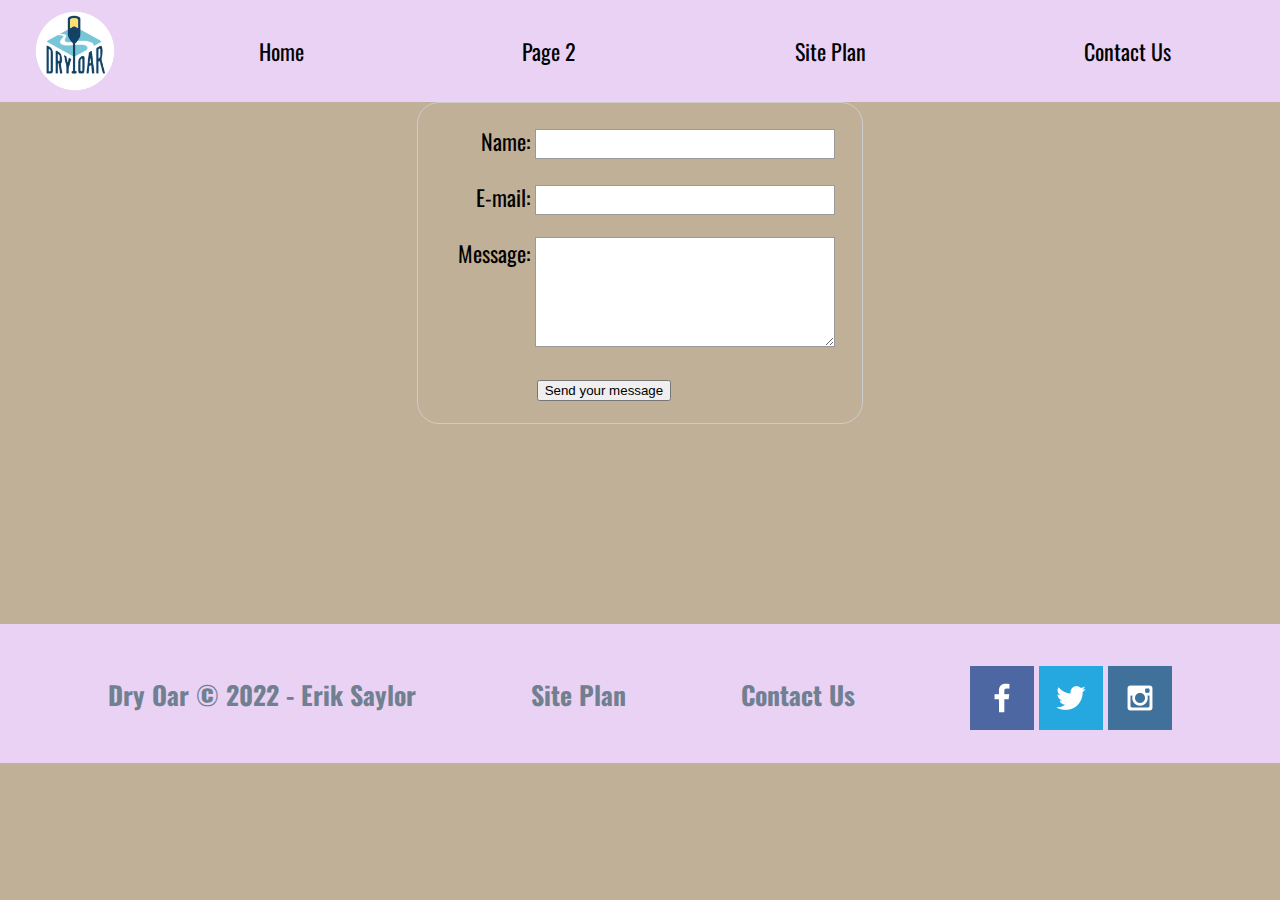
<file: WWR/contactus.html>
<!DOCTYPE html>
<html lang="en">
<head>
    <meta charset="UTF-8">
    <meta http-equiv="X-UA-Compatible" content="IE=edge">
    <meta name="viewport" content="width=device-width, initial-scale=1.0">
    <title>Contact Us</title>
    <link rel="stylesheet" href="styles/style.css">
    <style>
    form {
        /* Center the form on the page */
        margin: 0 auto;
        width: 400px;
        /* Form outline */
        padding: 1em;
        border: 1px solid #CCC;
        border-radius: 1em;
    }

    ul {
        list-style: none;
        padding: 0;
        margin: 0;
    }

    form li + li {
        margin-top: 1em;
    }

    label {
        /* Uniform size & alignment */
        display: inline-block;
        width: 90px;
        text-align: right;
    }

    input,
    textarea {
        /* To make sure that all text fields have the same font
        settings
            By default, text areas have a monospace font */
        font: 1em sans-serif;

        /* Uniform text field size */
        width: 300px;
        box-sizing: border-box;

        /* Match form field borders */
        border: 1px solid #999;
    }

    input:focus,
    textarea:focus {
        /* Additional hightlight for focused elements */
        border-color: #000;
    }

    textarea {
        /* Align multiline text fields with their labels */
        vertical-align: top;

        /* Privide space to type some text */
        height: 5em;
    }

    .button {
        /* Align buttons with the text fields */
        padding-left: 90px; /* same size as the label elements */
    }

    button {
        /* This extra margin represent roughly the same space as the
        space
            between the labels and their text fields */
        margin-left: .5em;
    }

    #feedback {
        background-color: antiquewhite;
        position: absolute;
        top: 0;
        left: 0;
        right: 0;
        padding: .5em;
        /* make this element invisible until we are ready for it */
        display: none;
    }

    .moveDown {
        margin-top: 3em;
    }
    </style>
</head>
<body>
    <div id="content">
        <header>
            <a id="logo_link" href="index.html">
                <img class="logo" src="images/logo.png" alt="Dry Oar Logo">
            </a>
            <nav>
                <a href="index.html">Home</a>
                <a href="rivers.html">Page 2</a>
                <a href="site-planning-wwr.html">Site Plan</a>
                <a href="contactus.html">Contact Us</a>
            </nav>
        </header>
        <main>
            <div id="feedback"></div>
            <form action="/my-heandling-form-page" method="post">
                <ul>
                    <li>
                        <label for="name">Name:</label>
                        <input type="text" id="name" name="user_name">
                    </li>
                    <li>
                        <label for="mail">E-mail:</label>
                        <input type="email" id="mail" name="user_email">
                    </li>
                    <li>
                        <label for="msg">Message:</label>
                        <textarea id="msg" name="user_message"></textarea>
                    </li>
                    <li class="button">
                        <button type="submit">Send your message</button>
                    </li>
                </ul>
            </form>
        </main>
        <footer>
            <h3>Dry Oar &copy; 2022 - Erik Saylor</h3>
            <h3><a href="site-planning-wwr.html">Site Plan</a></h3>
            <h3><a href="contactus.html">Contact Us</a></h3>
            <div class="social">
                <a href="https://facebook.com" target="_blank">
                    <img src="images/facebook.png" alt="fb icon">
                </a>
                <a href="https//twitter.com" target="_blank">
                    <img src="images/twitter.png" alt="twitter icon">
                </a>
                <a href="https://instagram.com" target="_blank">
                    <img src="images/instagram.png" alt="instagram icon">
                </a>
            </div>
        </footer>
    </div>
<script>
     // get the feedback div element so we can do something with it.
     const feedbackElement = document.getElementById('feedback');
    // get the form so we can read what was entered in it.
    const formElement = document.forms[0];
    // add a 'listener' to wait for a submission of our form. When that happens run the code below.
    formElement.addEventListener('submit', function(e) {
        // stop the form from doing the default action.
        e.preventDefault();
        // set the contents of our feedback element to a message letting the user know the form was submitted successfully. Notice that we pull the name that was entered in the form to personalize the message!
        feedbackElement.innerHTML = 'Hello '+ formElement.user_name.value +'! Thank you for your message. We will get back with you as soon as possible!';
        // make the feedback element visible.
        feedbackElement.style.display = "block";
        // add a class to move everything down so our message doesn't cover it.
        document.body.classList.toggle('moveDown');
    });
</script>
</body>
</html>
</file>
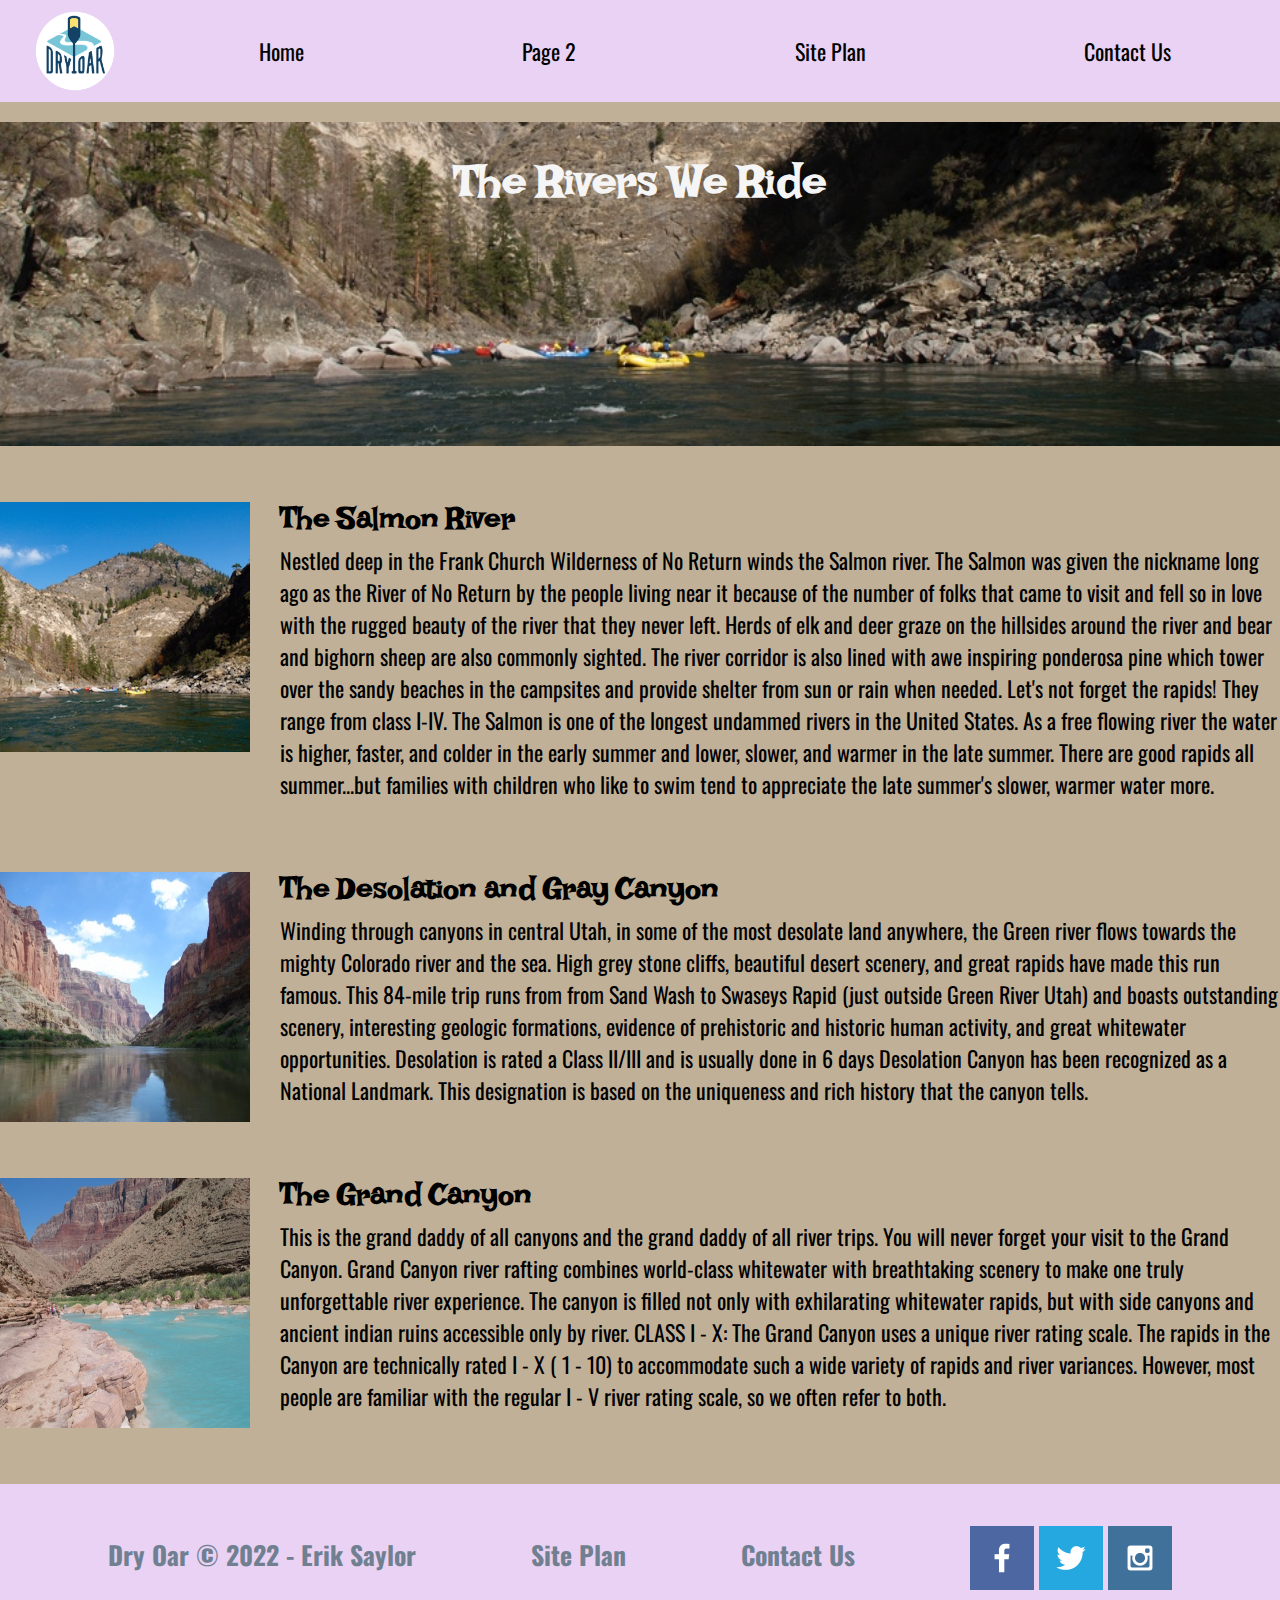
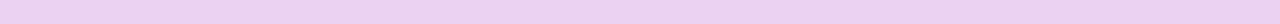
<file: WWR/rivers.html>
<!DOCTYPE html>
<html lang="en">
<head>
    <meta charset="UTF-8">
    <meta http-equiv="X-UA-Compatible" content="IE=edge">
    <meta name="viewport" content="width=device-width, initial-scale=1.0">
    <title>Page 2</title>
    <link rel="stylesheet" href="styles/style.css">
</head>
<body>
    <div id="content">
        <header>
            <a id="logo_link" href="index.html">
                <img class="logo" src="images/logo.png" alt="Dry Oar Logo">
            </a>
            <nav>
                <a href="index.html">Home</a>
                <a href="rivers.html">Page 2</a>
                <a href="site-planning-wwr.html">Site Plan</a>
                <a href="contactus.html">Contact Us</a>
            </nav>
        </header>
        <div id="hero-2">
            <div id="hero-box-2">
                <img id="hero-img-2" src="images/river-wide3.jpg" alt="Boats on the river">
            </div>
            <section id="hero-msg-2">
                <h1 class="hero-title">The Rivers We Ride</h1>
            </section>
        </div>
        <main class="home-grid-2">
            <section class="salmon-river">
                <img class="salmon-img" src="images/salmon-interest.jpg" alt="The Salmon River">
                <h2 class="titles-salmon">The Salmon River</h2>
                <p class="salmon-p">Nestled deep in the Frank Church Wilderness of No Return winds the Salmon river.
                    The Salmon was given the nickname long ago as the River of No Return by the people
                    living near it because of the number of folks that came to visit and fell so in love
                    with the rugged beauty of the river that they never left.

                    Herds of elk and deer graze on the hillsides around the river and bear and bighorn sheep
                    are also commonly sighted. The river corridor is also lined with awe inspiring ponderosa
                    pine which tower over the sandy beaches in the campsites and provide shelter from sun or rain when needed.
                    
                    Let's not forget the rapids! They range from class I-IV. The Salmon is one of the longest undammed rivers
                    in the United States. As a free flowing river the water is higher, faster, and colder in the early summer
                    and lower, slower, and warmer in the late summer. There are good rapids all summer...but families with children
                    who like to swim tend to appreciate the late summer's slower, warmer water more.</p>
            </section>
            <section class="dc-canyon">
                <img class="dc-img" src="images/canyon.jpg" alt="The Desolation and Gray Canyon">
                <h2 class="titles-dc">The Desolation and Gray Canyon</h2>
                <p class="dc-p">Winding through canyons in central Utah, in some of the most desolate land anywhere, the Green river
                    flows towards the mighty Colorado river and the sea. High grey stone cliffs, beautiful desert scenery, and great
                    rapids have made this run famous. This 84-mile trip runs from from Sand Wash to Swaseys Rapid (just outside Green River Utah)
                    and boasts outstanding scenery, interesting geologic formations, evidence of prehistoric and historic human activity, and great
                    whitewater opportunities.

                    Desolation is rated a Class II/III and is usually done in 6 days
                    
                    Desolation Canyon has been recognized as a National Landmark.  This designation is based on the uniqueness and rich history that the canyon tells.</p>
            </section>
            <section class="grand-river">
                <img class="grand-img" src="images/grand.jpg" alt="The Grand Canyon">
                <h2 class="titles-grand">The Grand Canyon</h2>
                <p class="grand-p">This is the grand daddy of all canyons and the grand daddy of all river trips.
                    You will never forget your visit to the Grand Canyon.

                    Grand Canyon river rafting combines world-class whitewater with breathtaking scenery to make one
                    truly unforgettable river experience. The canyon is filled not only with exhilarating whitewater rapids,
                    but with side canyons and ancient indian ruins accessible only by river.
                    
                    CLASS I - X: The Grand Canyon uses a unique river rating scale. The rapids in the Canyon are technically
                    rated I - X ( 1 - 10) to accommodate such a wide variety of rapids and river variances. However, most people
                    are familiar with the regular I - V river rating scale, so we often refer to both.</p>
            </section>
        </main>
        <footer>
            <h3>Dry Oar &copy; 2022 - Erik Saylor</h3>
            <h3><a href="site-planning-wwr.html">Site Plan</a></h3>
            <h3><a href="contactus.html">Contact Us</a></h3>
            <div class="social">
                <a href="https://facebook.com" target="_blank">
                    <img src="images/facebook.png" alt="fb icon">
                </a>
                <a href="https//twitter.com" target="_blank">
                    <img src="images/twitter.png" alt="twitter icon">
                </a>
                <a href="https://instagram.com" target="_blank">
                    <img src="images/instagram.png" alt="instagram icon">
                </a>
            </div>
        </footer>
    </div>
</body>
</html>
</file>
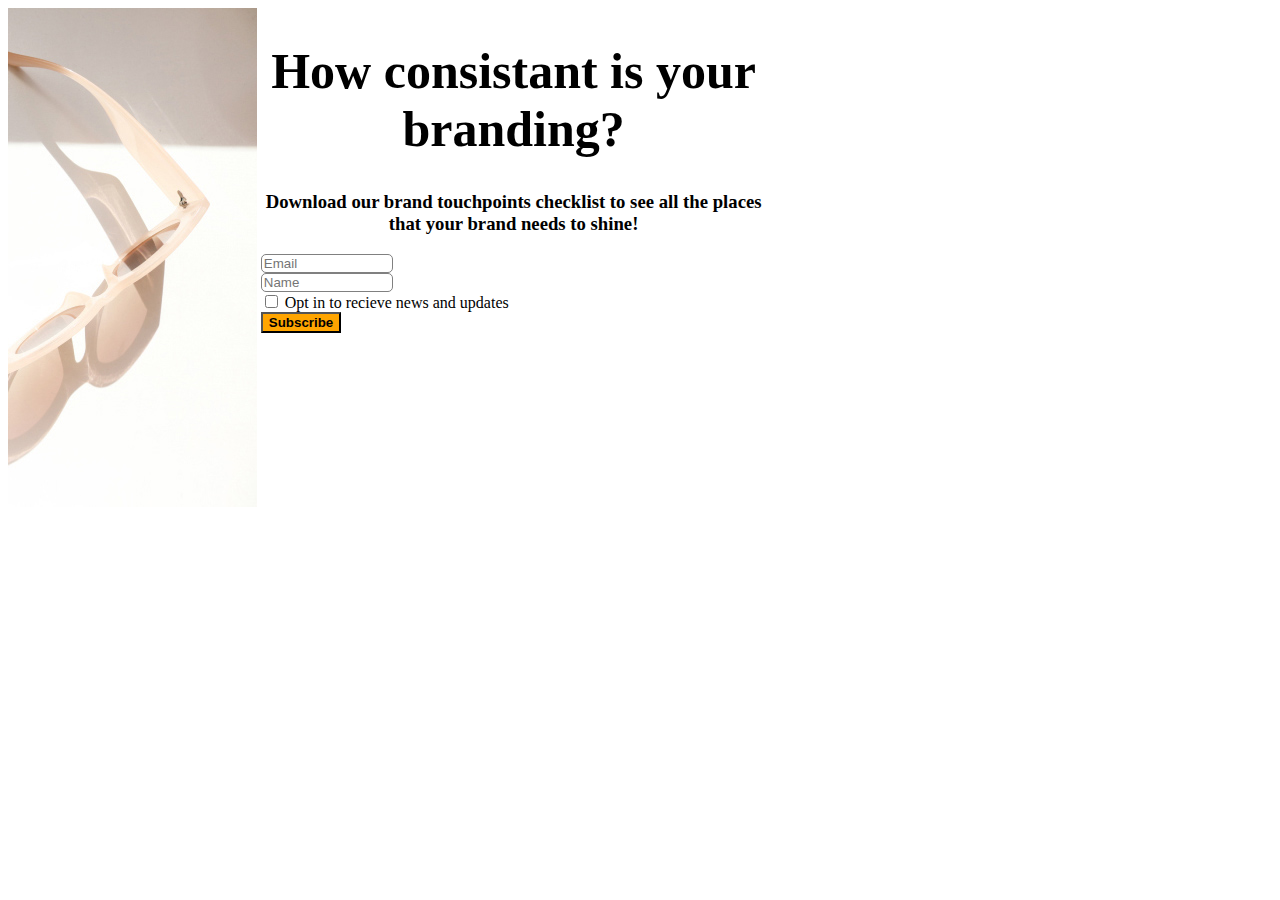
<file: ICE/ICE 6/ICE-6.html>
<!DOCTYPE html>
<html lang="en">
<head>
    <meta charset="UTF-8">
    <meta http-equiv="X-UA-Compatible" content="IE=edge">
    <meta name="viewport" content="width=device-width, initial-scale=1.0">
    <title>ICE 6</title>
    <link rel="stylesheet" href="ICE-6.css">
</head>
<body>
    <main>
        <img id="main-image" src="images/Glasses.jpg" alt="">

        <section>
            <h1>How consistant is your branding?</h1>
            <h3>Download our brand touchpoints checklist to see all the places that your brand needs to shine!</h3>
            <form>
                <input type="email" class="box" placeholder="Email">
                <input type="text" class="box" placeholder="Name">
            </form>
            <label>
                <input type="checkbox" /> Opt in to recieve news and updates
            </label>
            <button>
                <b>Subscribe</b>
            </button>
        </section>
    </main>
</body>
</html>
</file>
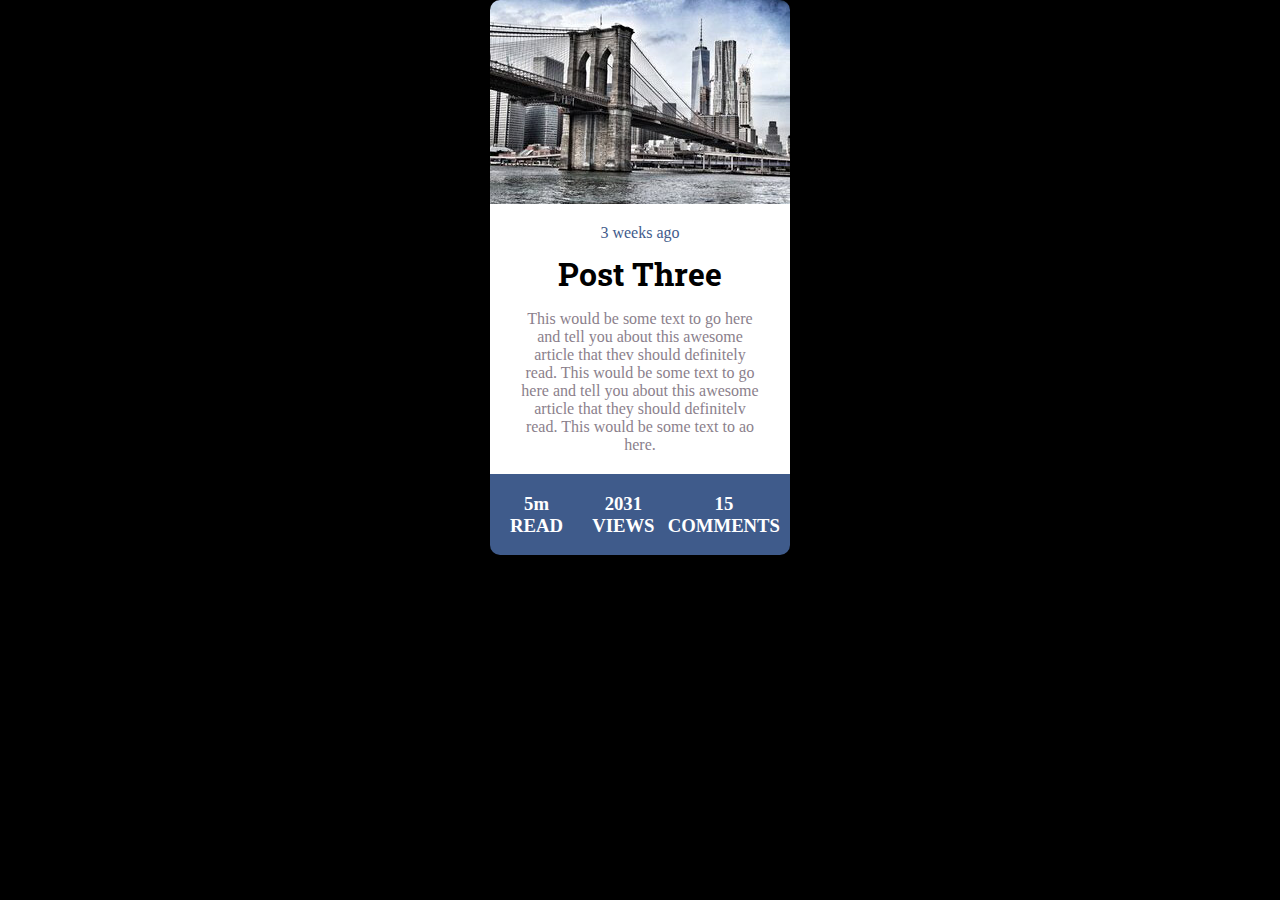
<file: ICE/ICE 9/ICE.html>
<!DOCTYPE html>
<html lang="en">
<head>
    <meta charset="UTF-8">
    <meta http-equiv="X-UA-Compatible" content="IE=edge">
    <meta name="viewport" content="width=device-width, initial-scale=1.0">
    <title>ICE Challenge 9</title>
    <link rel="stylesheet" href="styles/ice_ICE.css">
    <!-- Google Fonts -->
    <link rel="preconnect" href="https://fonts.googleapis.com">
    <link rel="preconnect" href="https://fonts.gstatic.com" crossorigin>
    <link href="https://fonts.googleapis.com/css2?family=Roboto+Slab:wght@900&display=swap" rel="stylesheet">
</head>
<body>
  
    <header>
      <img src="images/bridge.jpg" alt="Bridge">
    </header>

    <main>
      <p class='blue-text'>3 weeks ago</p>
      <h1 class='bold-text'>Post Three</h1>
      <p class='purple-text'>This would be some text to go
        here and tell you about this
        awesome article that thev
        should definitely read. This
        would be some text to go here
        and tell you about this
        awesome article that they
        should definitelv read. This
        would be some text to ao here.</p>
    </main>
    
    <footer>
        <h3 class="read">5m READ</h3>
        <h3 class="views">2031 VIEWS</h3>
        <h3 class="comments">15 COMMENTS</h3>
    </footer>
    
</body>
</html>
</file>
<file: Photo App/styles/style.css>
body {
    background-color: #efefef;
    font-family: 'Roboto', sans-serif;
}

.photocard {
    max-width: 500px;
    color: #64656f;
    margin: 0 auto;
    background-color: white;
}

.photocard header {
    display: grid;
    padding: 0 15px;
    gap: 10px;
    grid-template-columns: 1fr 8fr 4fr 1fr;
    align-items: center;
}

.photocard header img {
    width: 35px;
    border-radius: 100%;
    padding: 10px 0;
}

.photocard .user {
    font-weight: bold;
}

.photocard .time {
    color: #e4e3e7;
    text-align: right;
    font-size: 0.85em;
}

.photocard .menu {
    text-align: right;
}

.photocard a:link, .photocard a:visited, .photocard a:hover, .photocard a:active {
    color: #bfbfbf;
    text-decoration: none;
}

.photocard a:hover {
    color: #64656f;
}

.photocard img {
    width: 100%;
}

.photocard footer {
    display: grid;
    grid-template-columns: 1fr 1fr 4fr 5fr;
    grid-template-rows: 40px;
    justify-items: left;
    align-items: center;
    gap: 6px;
    padding: 0 15px;
}

.photocard .love {
    justify-self: end;
}

.photocard footer i {
    font-size: 0.85em;
}
</file>
<file: WWR/styles/style.css>
@import url('https://fonts.googleapis.com/css2?family=Lakki+Reddy&family=Oswald:wght@200&display=swap');

#content {
    max-width: 1600px;
    margin: 0 auto;
}
#background {
    height: 725px;
    background-color: silver;
    grid-column: 1/11;
    grid-row: 4/9;
}
#hero {
    display: grid;
    grid-template-columns: 1fr 3fr 1fr;
    margin-top: -100px;
}
#hero-2 {
    display: grid;
    grid-template-columns: 1fr 3fr 1fr;
    margin-top: 20px;
}
#hero-box {
    grid-column: 1/4;
    grid-row: 1/3;
    z-index: -1;
}
#hero-box-2 {
    grid-column: 1/4;
    grid-row: 1/3;
    z-index: -1;
}
#hero-msg {
    grid-column: 2/3;
    grid-row: 1/2;
    margin-top: 100px;
}
#hero-msg-2 {
    grid-column: 2/3;
    grid-row: 1/2;
    margin-top: 25px;
    color: whitesmoke;
    text-align: center;
}
#hero-msg h1, #hero-msg h4 {
    text-align: center;
    color: whitesmoke;
}
#hero-img {
    width: 100%;
}
#hero-img-2 {
    width: 100%;
    padding-bottom: 50px;
}
#logo_link {
    padding-top: 5px;
    justify-self: center;
    align-self: center;
}

nav {
    display: flex;
    justify-content: space-around;
}
nav a {
    text-align: center;
    color: black;
    text-decoration: none;
    padding: 35px;
}
nav a:hover {
    background-color: pink;
    color: white;

}
main section {
    text-align: center;
}
main section img {
    box-sizing: border-box;
}
body {
    background-color: #c1b098;
    font-family: "Oswald", sans-serif;
    font-size: 22px;
    margin: 0;
    padding: 0;
}
header {
    background-color: #e9d2f4;
    display: grid;
    grid-template-columns: 150px auto;
}
footer {
    background-color: #e9d2f4;
    padding: 25px 50px;
    margin-top: 200px;
    display: flex;
    justify-content: space-around;
    align-items: center;
}
footer .social img {
    padding-top: 15px;
}
footer h3 {
    color: slategrey;
}
footer a {
    color: slategrey;
    text-decoration: none;
}
footer a:hover {
    color: white;
    text-decoration: underline;
}

h2 {
    margin: 0;
}
h4 {
    color: black;
}

.button-box {
    text-align: center;
}
.book, .join {
    background-color: antiquewhite;
    color: black;
    text-decoration: none;
    font-size: 18px;
    padding: 15px 30px;
    margin-top: 50px;
    border-radius: 5px;
}
.book:hover, .join:hover {
    background-color: beige;
    color: blue;
}
.card-img {
    border: 10px solid #39393a;
    width: 100%;
    transition: transform .5s;
    box-shadow: 5px 5px 10px black;
}
.card-img:hover {
    opacity: .6;
    transform: scale(1.1);
}
.memories {
    color: black;
    font-family: "Oswald", sans-serif;
    text-align: center;
}
.titles {
    color: black;
    font-family: "Lakki Reddy", sans-serif;
}
.salmon-river {
    display: grid;
    grid-template-columns: 1fr 1fr;
    padding-bottom: 50px;
}
.salmon-img {
    width: 250px;
}
.titles-salmon {
    color: black;
    font-family: "Lakki Reddy", sans-serif;
    grid-column: 3;
    grid-row: 1;
    margin-left: 30px;
    font-size: 30px;
    text-align: left;
}
.salmon-p {
    color: black;
    font-family: "Oswald", sans-serif;
    grid-column: 3;
    grid-row: 1;
    text-align: left;
    margin-left: 30px;
    padding-top: 20px;
}
.dc-canyon {
    display: grid;
    grid-template-columns: 1fr 1fr;
    padding-bottom: 50px;
}
.dc-img {
    width: 250px;
    height: 250px;
}
.titles-dc {
    color: black;
    font-family: "Lakki Reddy", sans-serif;
    grid-column: 3;
    grid-row: 1;
    margin-left: 30px;
    font-size: 30px;
    text-align: left;
}
.dc-p {
    color: black;
    font-family: "Oswald", sans-serif;
    grid-column: 3;
    grid-row: 1;
    text-align: left;
    margin-left: 30px;
    padding-top: 20px;
}
.grand-river {
    display: grid;
    grid-template-columns: 1fr 1fr;
    margin-bottom: -150px;
}
.grand-img {
    width: 250px;
    height: 250px;
}
.titles-grand {
    color: black;
    font-family: "Lakki Reddy", sans-serif;
    grid-column: 3;
    grid-row: 1;
    margin-left: 30px;
    font-size: 30px;
    text-align: left;
}
.grand-p {
    color: black;
    font-family: "Oswald", sans-serif;
    grid-column: 3;
    grid-row: 1;
    text-align: left;
    margin-left: 30px;
    padding-top: 20px;
}
.rivers-card {
    margin: 200px 0;
    grid-column: 2/4;
    grid-row: 2/3;
}
.camping-card {
    margin: 200px 0;
    grid-column: 5/7;
    grid-row: 2/3;
}
.rapids-card {
    margin: 200px 0;
    grid-column: 8/10;
    grid-row: 2/3;
}
.mountains {
    margin: 100px 0 200px;
    border: 10px solid #39393a;
    width: 100%;
    grid-column: 2/7;
    grid-row: 5/8;
    box-shadow: 5px 5px 10px black;
}
.msg {
    background-color: bisque;
    line-height: 1.5em;
    padding: 35px;
    grid-column: 6/10;
    grid-row: 6/7;
    box-shadow: 5px 5px 10px black;
}
.msg h2 {
    color: olive;
    font-family: "Lakki Reddy", sans-serif;
}
.msg p {
    color: black;
    font-family: "Oswald", sans-serif;
    font-size: .8em;
    padding-bottom: 15px;
}
.home-grid {
    display: grid;
    grid-template-columns: 1fr 1fr 1fr 1fr 1fr 1fr 1fr 1fr 1fr 1fr;
}
/* .home-grid-2 {
    display: grid;
    grid-template-columns: 1fr 1fr 1fr 1fr 1fr 1fr 1fr 1fr 1fr 1fr;
} */
.home-title {
    color: black;
    font-family: "Lakki Reddy", sans-serif;
    font-size: 2em;
    margin-top: 10px;
}
.hero-title {
    font-family: "Lakki Reddy", sans-serif;
    font-size: 2em;
    margin-top: 10px;
}
.icon {
    width: 80px;
    padding-top: 10px;
}
.logo {
    width: 80px;
}

@media screen and (max-width: 900px) {
    #hero, .home-grid {
        display: block;
        height: auto;
    }
    nav, footer {
        flex-direction: column;
    }
    nav a {
        display: block;
        padding: 15px;
    }
    #hero {
        margin-top: 0;
    }
    #hero-msg {
        margin-top: 0;
    }
    #hero-msg h4 {
        display: none;
    }
    .home-title {
        font-size: 25px;
        color: #6f7364;
    }
    .rivers-card, .camping-card, .rapids-card { 
        margin: 50px auto;
        width: 60%;
    }
    #background {
        display: none;
    }
    .mountains, .msg {
        width: 80%;
        display: block;
        margin: 0 auto;
    }
    footer {
        margin-top: 25px;
    }
}
</file>
<file: Positioning/positionstyles.css>
/* CSS - Name: "positionstyles.css" */
/* Activity 1 styles */
.content1 {
  /* This is the parent of the activity 1 boxes. */
  display: grid;
  grid-template-columns: 1fr 1fr;
  justify-items: center;
  grid-gap: 20px;
}
.red1 { 
  width: 100%; 
  height: 100px; 
  background-color: red;
  grid-column: 1/3;

} 
.green1 {
  width: 200px; 
  height: 200px; 
  background-color: green;
} 
.yellow1 {
  width: 200px; 
  height: 200px; 
  background-color: gold; 
} 
.blue1 {
  width: 100%; 
  height: 100px; 
  background-color: blue;
  grid-column: 1/3;
} 
/* Activity 2 styles */ 
.content2 {
  /* This is the parent of the activity 2 boxes. */
  display: grid;
  grid-template-columns: 50px 50px 50px 50px;
}
.red2 {
  width: 100px; 
  height: 100px; 
  background-color: red; 
} 
.green2 { 
  width: 100px; 
  height: 100px; 
  background-color: green;
  margin-top: 50px;
} 
.yellow2 {
  width: 100px; 
  height: 100px; 
  background-color: gold;
  margin-top: 100px; 
} 
.blue2 {
  width: 100px; 
  height: 100px; 
  background-color: blue;
  margin-top: 150px;
} 
/* Activity 3 styles */ 
.content3 {
  /* This is the parent of the activity 3 boxes. */
  display: grid;
  grid-template-columns: 1fr 1fr;
}
.red3 {
  width: 100%; 
  height: 100px; 
  background-color: red;
  grid-column: 1/3;
} 
.green3 {
  width: 300px; 
  height: 190px; 
  background-color: green;
} 
.yellow3 {
  width: 300px; 
  height: 190px; 
  background-color: gold;
  margin-left: 80px;
} 
.blue3 {
  width: 100%;
  height: 100px; 
  background-color: blue;
  grid-column: 1/3;
} 
/* Activity 4 styles */ 
.content4 {
  /* This is the parent of the activity 4 boxes. */
  height: 400px;
  display: grid;
  grid-template-columns: 1fr 1fr;

}
.red4 {
  width: 100%; 
  height: 300%; 
  background-color: red;
  grid-column: 1/2;
} 
.green4 {
  width: 100%; 
  height: 100%; 
  background-color: green;
  grid-column: 2/3; 
} 
.yellow4 {
  width: 100%; 
  height: 100%; 
  background-color: gold;
  grid-column: 2/3; 
} 
.blue4 {
  width: 100%; 
  height: 100%; 
  background-color: blue;
  grid-column: 2/3; 
} 
/* Activity 5 styles */ 
.content5 {
  /* This is the parent of the activity 5 boxes. */
  height: 400px;

}
.red5 { 
  width: 100%; 
  height: 100px; 
  background-color: red;
} 
.green5 { 
  width: 181px; 
  height: 210px; 
  background-color: green;
  float: left;
} 
.yellow5 {
  width: 100%; 
  height: 310px; 
  background-color: gold;
} 
.blue5 {
  width: 100%; 
  height: 100px; 
  background-color: blue; 
} 
/* Activity 6 styles */ 
.content6 {
  /* This is the parent of the activity 6 boxes. */
  display: grid;
  grid-template-columns: 1fr 1fr 1fr 1fr 1fr 1fr;
}
.red6 {
  width: 100%; 
  height: 200px; 
  background-color: red;
  grid-column: 1/5;
} 
.green6 {
  width: 200px; 
  height: 200px; 
  background-color: green;
  grid-row: 5/7;
  grid-column: 1/3;
  margin-top: -100px;
  z-index: 1;
} 
.yellow6 {
  width: 100%; 
  height: 400px; 
  background-color: gold;
  grid-column: 5/7;
  grid-row: 3/7;
  z-index: 1;
  margin-top: -300px;
} 
.blue6 {
  width: 100%; 
  height: 400px; 
  background-color: blue;
  grid-column: 2/6;
  margin-top: -100px;
} 


/* Do not make any changes below here */
.activity {
  width: 70%; 
  margin: 20px auto; 
  font-family: Arial, sans-serif; 
  border: 1px solid black; 
  padding: 10px; 
  clear:both; 
  overflow: auto;
} 

.hint {
  border: 1px solid grey;
  background: #e0e0e0;
  padding: .5em;
  position: relative;
  margin: 1em 0;
}
.hint h3 {
  margin: 0;
}
.hint:hover {
  background: #d0d0d0;
}
.hint > div {
  display: none;
}

.hint input[type=checkbox] {
  position: absolute;
  width: 100%;
  height: 100%;
  opacity: 0;
  z-index: 1;
  cursor: pointer;
}

.hint input[type=checkbox]:checked ~ div {
  display: block;
}

.hint i {
  position: absolute;
  transform: translate(-6px, 0);
  margin-top: 16px;
  right: 10px;
  top: -3px;
}
.hint i:before, .hint i:after {
  content: "";
  position: absolute;
  background-color: black;
  width: 3px;
  height: 9px;
}
.hint i:before {
  transform: translate(2px, 0) rotate(45deg);
}
.hint i:after {
  transform: translate(-2px, 0) rotate(-45deg);
}

.hint input[type=checkbox]:checked ~ i:before {
  transform: translate(-2px, 0) rotate(45deg);
}
.hint input[type=checkbox]:checked ~ i:after {
  transform: translate(2px, 0) rotate(-45deg);
}
.hint a {
  position: relative;
  z-index: 1;
}
</file>
<file: Star Wars Website/styles/styles.css>
@import url('https://fonts.googleapis.com/css2?family=K2D:wght@300&family=Staatliches&display=swap');

html {
    background-color: #394a59;
}

#content {
    max-width: 1600px;
    margin: 0 auto;
}

/* Header */
header {
    background-color: #64696c;
    border-radius: 5px;
    display: grid;
    grid-template-columns: 150px auto;	
}

#logo_link {
    padding-top: 5px;
    justify-self: center;
    align-self: center;
}

.logo {
    width: 80px;
}

nav {
    display: flex;
    justify-content: space-around;
}

nav a {
    text-align: center;
    text-decoration: none;
    padding: 40px;
    color: black;
}

nav a:hover {
    color: #bc1e22;
    text-decoration: underline;
}
/* Header */

/* Hero Image */
#hero {
    display: grid;
    grid-template-columns: 1fr 3fr 1fr;
}

#hero-box {
    grid-column: 1/4;
    grid-row: 1/3;
    z-index: -1;
}

#hero-msg {
    grid-column: 2/3;
    grid-row: 1/2;
    margin-top: 100px;
}

#hero-img {
    margin-top: 10px;
    width: 100%;
    border-radius: 5px;
    box-shadow: 5px 5px 10px black;
}

#hero-msg h1 {
    text-align: center;
    color: whitesmoke;
    font-size: 3em;
    font-family: "Staatliches", sans-serif;
    margin-top: 10px;
}
/* Hero Image */

/* Body */
body {
    font-family: "K2D", sans-serif;
    font-size: 22px;
    margin: 0;
    padding: 0;
}

#home-grid {
    display: grid;
    grid-template-columns: 1fr 1fr 1fr 1fr 1fr;
}

.SA-img-SD {
    width: 100%;
    height: 400px;
    grid-column: 1/2 span;
    grid-row: 1;
    margin-top: 40px;
    border-radius: 5px;
    box-shadow: 5px 5px 10px black;
}

.SA-img-P {
    width: 100%;
    height: 400px;
    grid-column: 4/5 span;
    grid-row: 1;
    margin-top: 40px;
    border-radius: 5px;
    box-shadow: 5px 5px 10px black;
}

.msg-1 {
    grid-column: 1/2 span;
    grid-row: 2;
    width: 80%;
    text-align: center;
    margin-left: 50px;
    margin-top: 50px;
    line-height: 1.5;
}

#background-1 {
    background-color: #64696c;
    grid-column: 1/2 span;
    grid-row: 2;
    border-radius: 5px;
    margin-top: 25px;
    border: 5px solid black;
}
.msg-2 {
    grid-column: 2/3 span;
    grid-row: 3;
    margin-bottom: 100px;
    width: 80%;
    text-align: center;
    margin-left: 50px;
    margin-top: 50px;
    line-height: 1.6;
}

#background-2 {
    background-color: #64696c;
    grid-column: 2/3 span;
    grid-row: 3;
    border-radius: 5px;
    margin-top: 25px;
    height: 70%;
    border: 5px solid black;
}

.asbc {
    grid-column: 4/5 span;
    grid-row: 2;
}

.msg-3 {
    width: 80%;
    text-align: center;
    margin-left: 50px;
    margin-top: 50px;
    line-height: 1.7;
}

.msg-3-list {
    grid-column: 4/5 span;
    grid-row: 2;
    text-align: left;
    width: 80%;
    line-height: 1.7;
    font-style: italic;
}

#background-3 {
    background-color: #64696c;
    grid-column: 4/5 span;
    grid-row: 2;
    border-radius: 5px;
    margin-top: 25px;
    border: 5px solid black;
}

.live-chat {
    width: 100%;
    height: 100px;
    background-color: lightblue;
    grid-column: 1;
    grid-row: 4;
    margin-bottom: 100px;
    border-radius: 5px;
    font-weight: bolder;
    font-size: large;
    box-shadow: 5px 5px 10px black;
}

.live-chat:hover {
    opacity: .6;
    transform: scale(1.1);
}

.recruiters {
    width: 100%;
    height: 100px;
    background-color: lightblue;
    grid-column: 3;
    grid-row: 4;
    margin-bottom: 100px;
    border-radius: 5px;
    font-weight: bolder;
    font-size: large;
    box-shadow: 5px 5px 10px black;
}

.recruiters:hover {
    opacity: .6;
    transform: scale(1.1);
}

.com-us {
    width: 100%;
    height: 100px;
    background-color: lightblue;
    grid-column: 5;
    grid-row: 4;
    margin-bottom: 100px;
    border-radius: 5px;
    font-weight: bolder;
    font-size: large;
    box-shadow: 5px 5px 10px black;
}

.com-us:hover {
    opacity: .6;
    transform: scale(1.1);
}
/* Body */

/* Footer */
footer {
    background-color: #64696c;
    border-radius: 5px;
    padding: 25px 50px;
    display: flex;
    justify-content: space-around;
    align-items: center;
}

footer .social {
    padding-top: 15px;
}

footer h3 {
    color: black;
}

footer a {
    color: black;
    text-decoration: none;
}

footer h3 a:hover {
    color: #bc1e22;
    text-decoration: underline;
}
/* Footer */


/* Page 2 */

/* Body */

.SA-img-v {
    width: 100%;
    height: 700px;
    grid-column: 1;
    grid-row: 1;
    margin-top: 40px;
    border-radius: 5px;
    box-shadow: 5px 5px 10px black;
    object-fit: cover;
    object-position: top;
}

.v-msg {
    grid-column: 3/5;
    grid-row: 1;
    text-align: center;
    margin: 60px 20px 0;
    line-height: 2;
}

#background-vader {
    background-color: #64696c;
    grid-column: 3/5;
    grid-row: 1;
    border-radius: 5px;
    margin-top: 40px;
    border: 5px solid black;
}

.SA-img-s {
    width: 100%;
    height: 700px;
    grid-column: 1;
    grid-row: 2;
    margin-top: 40px;
    border-radius: 5px;
    box-shadow: 5px 5px 10px black;
    object-fit: cover;
    object-position: top;
}

.SA-msg-s {
    grid-column: 3/5;
    grid-row: 2;
    text-align: center;
    margin: 100px 20px 0;
    line-height: 2;
    margin-bottom: 30px;
    margin-top: 50px;
}

#background-squad {
    background-color: #64696c;
    grid-column: 3/5;
    grid-row: 2;
    border-radius: 5px;
    margin-top: 40px;
    border: 5px solid black;
}

.SA-img-w {
    width: 100%;
    height: 700px;
    grid-column: 1;
    grid-row: 3;
    margin-top: 40px;
    margin-bottom: 40px;
    border-radius: 5px;
    box-shadow: 5px 5px 10px black;
    object-fit: cover;
    object-position: top;
}

.SA-msg-w {
    grid-column: 3/5;
    grid-row: 3;
    text-align: center;
    margin: 60px 20px 0;
    line-height: 2;
    margin-bottom: 30px;
}

#background-walker {
    background-color: #64696c;
    grid-column: 3/5;
    grid-row: 3;
    border-radius: 5px;
    margin-top: 40px;
    margin-bottom: 40px;
    border: 5px solid black;
}

/* Page 3 */

/* Body */

.home-grid-3 {
    display: grid;
    grid-template-columns: 3fr 1fr 1fr 1fr 1fr 1fr 1fr 1fr 3fr;
}

.SA-img-t {
    width: 100%;
    height: 500px;
    grid-column: 1;
    grid-row: 1;
    margin-top: 40px;
    border-radius: 5px;
    object-fit: cover;
    box-shadow: 5px 5px 10px black;
}

.tc-msg-1 {
    grid-column: 3/8;
    grid-row: 1;
    margin-top: 40px;
    text-align: center;
    line-height: 2;
    font-size: 20px;
    font-weight: bold;
}

.SA-img-c {
    width: 100%;
    height: 500px;
    grid-column: 9;
    grid-row: 1;
    margin-top: 40px;
    object-fit: cover;
    border-radius: 5px;
    box-shadow: 5px 5px 10px black;
}

.p-2-msg-1 {
    grid-column: 1/4;
    grid-row: 2;
    text-align: center;
    line-height: 2;
}

.p-2-msg-2 {
    grid-column: 7/10;
    grid-row: 2;
    text-align: center;
    line-height: 1.8;
}

.SA-img-dt {
    width: 100%;
    height: 500px;
    grid-column: 1;
    grid-row: 3;
    margin-bottom: 40px;
    object-fit: cover;
    border-radius: 5px;
    box-shadow: 5px 5px 10px black;
}

.SA-img-rt {
    width: 100%;
    height: 500px;
    grid-column: 9;
    grid-row: 3;
    margin-bottom: 40px;
    object-fit: cover;
    border-radius: 5px;
    box-shadow: 5px 5px 10px black;
}

.rd-msg-1 {
    grid-column: 3/8;
    grid-row: 3;
    margin-bottom: 40px;
    text-align: center;
    line-height: 2;
}

/* Body */

/* Page 3 */

@media screen and (max-width: 1000px) {
    #hero, #home-grid {
        display: block;
        height: auto;
    }
    nav, footer {
        flex-direction: column;
    }
    nav a {
        display: block;
        padding: 15px;
    }
    #hero {
        margin-top: 0;
    }
    .home-title {
        font-size: 25px;
        color: #6f7364;
    }
    .msg-3-list {
        margin-top: 0;
    }
    .msg-2 {
        margin-bottom: 0;
    }
    .v-msg, .SA-msg-s, .SA-msg-w {
        margin-top: 30px;
        margin-bottom: 0;
    }
    .SA-msg-w {
        margin-top: 0;
    }
    .live-chat {
        margin-top: 100px;
    }
    .SA-img-v, .SA-img-s, .SA-img-w {
        width: 100%;
    }
    #background-vader, #background-squad, #background-walker{
        display: none;
    } 
    footer {
        margin-top: 25px;
    }
}
</file>
<file: ICE/ICE 6/ICE-6.css>
main {
    display: grid;
    grid-template-columns: 1fr 2fr 2fr;
}

h1 {
    text-align: left;
    font-weight: bold;
    color: black;
    font-size: 50px;
    grid-column: 2;
    grid-row: 2;
    text-align: center;
}

h3 {
    text-align: left;
    grid-column: 2;
    grid-row: 2;
    text-align: center;
}

button {
    background-color: orange;
    display: block;
}

.box {
    border: 1px solid grey;
    border-radius: 5px;
    width: 25%;
    display: block;
}
</file>
<file: ICE/ICE 9/styles/ice_ICE.css>
body {
  width: 300px;
  margin: 0 auto;
  background-color: black;
}

footer {
    display: grid;
    grid-template-columns: 1fr 1fr 1fr;
    color: white;
    background-color: #3f5b8b;
    border-radius: 0px 0px 10px 10px;
}

/* Footer */
.read {
    grid-column: 1;
    text-align: center;
    display: grid;
    grid-template-columns: 1fr 1fr 1fr;
    padding-left: 20px;
}

.views {
    grid-column: 2;
    text-align: center;
}

.comments {
    grid-column: 3;
    text-align: center;
    padding-right: 10px;
}

/* Main */
main {
  text-align: center;
  background-color: white;
  padding-bottom: 20px;
}
.blue-text {
  color: #3f5b8b;
  margin: 0 0 0 0;
  padding: 20px 0px 0px 0px;
}
.bold-text {
  font-family: 'Roboto Slab', serif;
  margin: 10px 0px 15px 0px;
}
.purple-text {
  color: #8b7f8c;
  width: 80%;
  margin: 0 auto;
}

/* Header */
header img {
  display: block;
  border-radius: 10px 10px 0px 0px;
}
</file>
